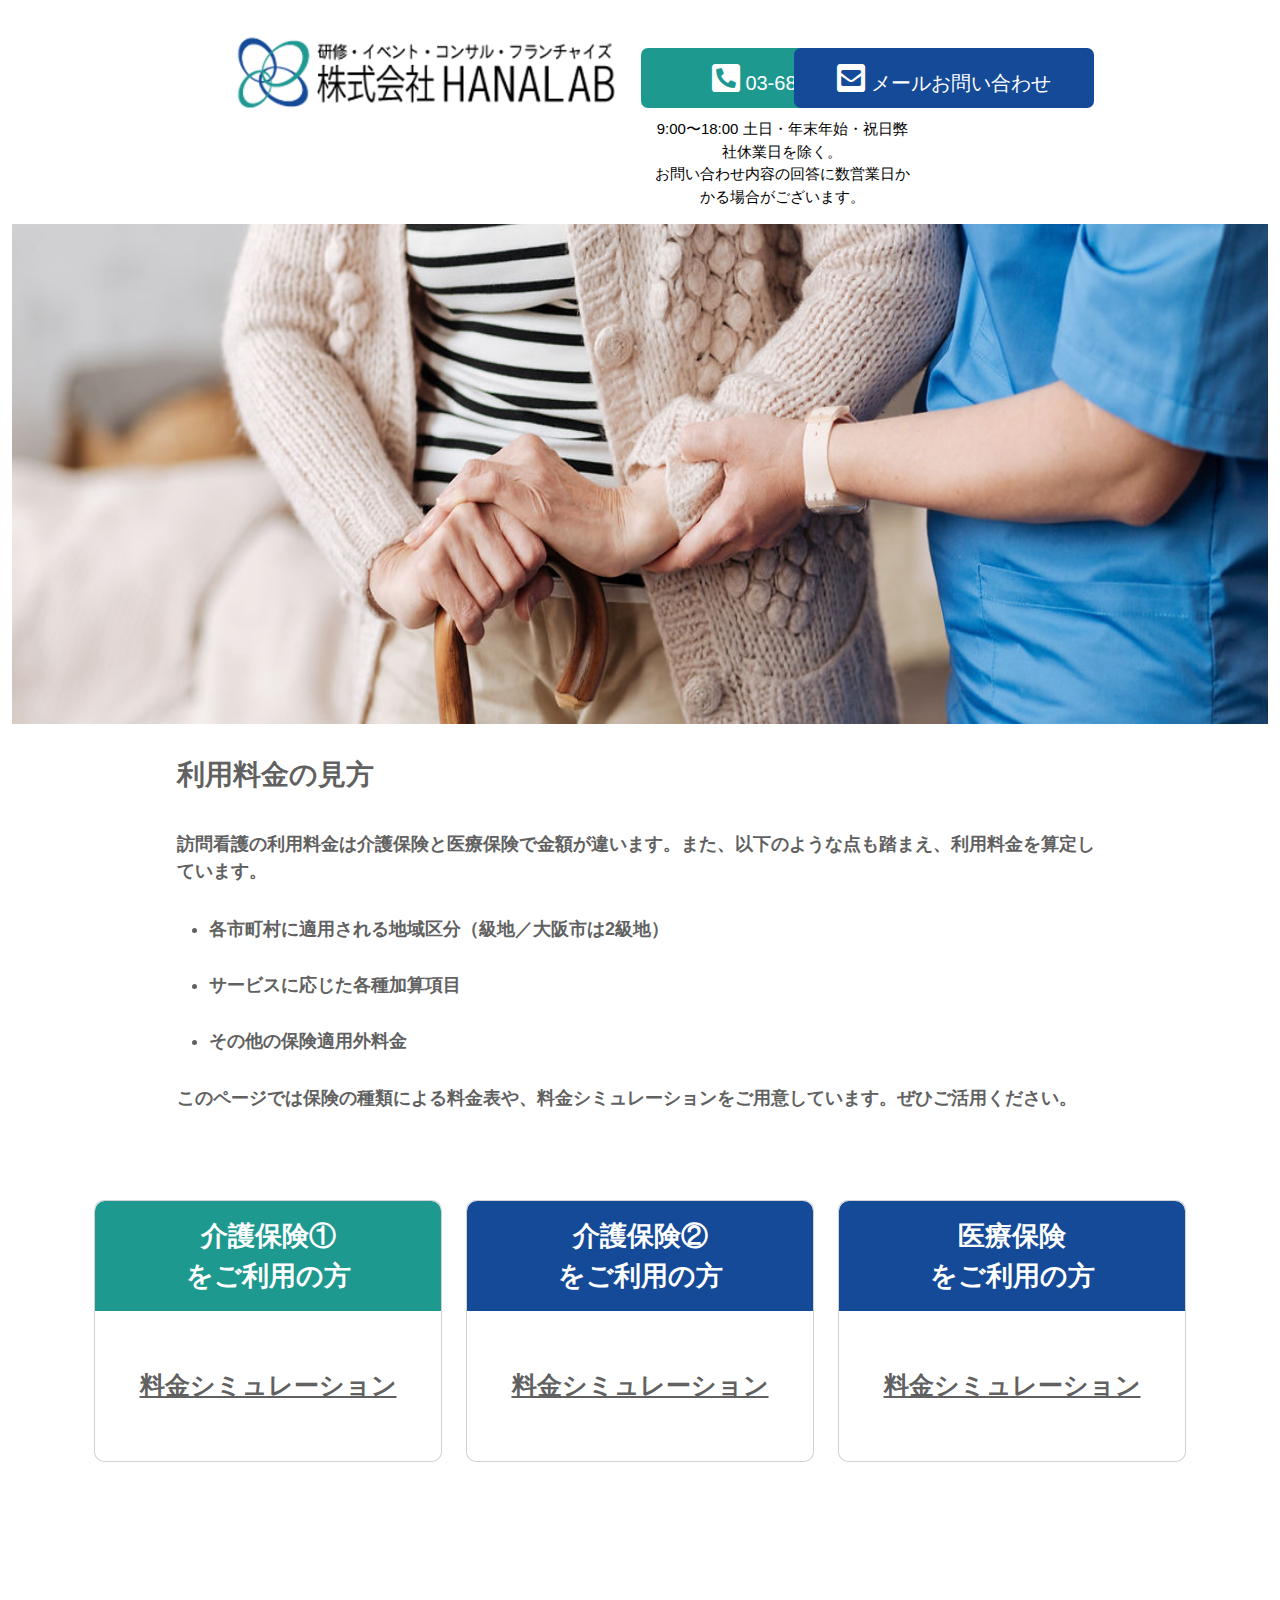
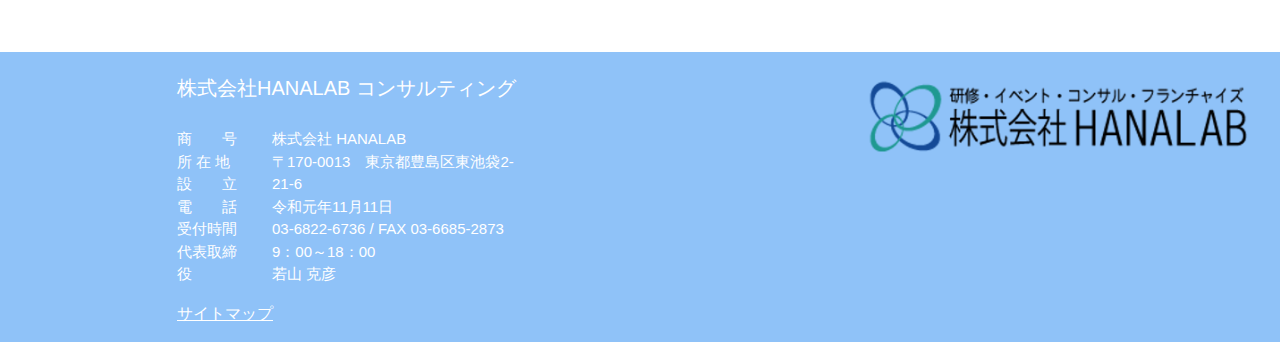
<file: index.html>
<!DOCTYPE html>
<html lang="en">
<head>
    <meta charset="UTF-8">
    <meta http-equiv="X-UA-Compatible" content="IE=edge">
    <meta name="viewport" content="width=device-width, initial-scale=1.0">
    <link href="https://cdn.jsdelivr.net/npm/bootstrap@5.1.3/dist/css/bootstrap.min.css" rel="stylesheet">
    <link rel="stylesheet" href="../assets/css/style.css">
    <link rel="stylesheet" href="https://use.fontawesome.com/releases/v5.10.0/css/all.css">
    <script src="https://cdn.jsdelivr.net/npm/bootstrap@5.1.3/dist/js/bootstrap.bundle.min.js"></script>
    <script src="https://ajax.googleapis.com/ajax/libs/jquery/3.6.0/jquery.min.js"></script>
    <title>コンサル・イベント・フランチャイズ・研修なら | 株式会社HANALAB</title>
    <link rel = "icon" type = "image/png" href = "assets/img/hanafc-icon.png">
</head>
<body>

  <!-- *****header wrapper***** -->
  <div class="container-fluid">
    <div class="row">
      <div class="col-sm-2 no-tablet"></div>
      <div class="col-sm-8 text-white">
        <div class="row flex-column">
            <div class="col-sm-5 pt-3 mt-3">
              <a href="https://www.hanalab-fc.com">
                <img src="assets/img/hanalab-logo" alt="Hanalab Logo" class="logo-img" width="407" height="83">
              </a>
            </div>
            <div class="col-sm-6 pt-4 mt-4 contact-form">
              <div class="row flex-column">
                <div class="col-sm-6">
                  <a href="tel:03-6822-6736" class="btn btn-lg text-white header-btn-tel">
                    <i class="fas fa-phone-square-alt"></i>
                    <span class="text">03-6822-6736</span>
                  </a>   
                </div>
                <div class="col-sm-6">
                  <a href="https://www.hanalab-fc.com/contact" class="btn btn-lg text-white header-btn-contact">
                    <i class="fa fa-envelope-square"></i>
                    <span class="text">メールお問い合わせ</span>
                  </a>
                </div> 
              </div>
              <div class="row no-tablet">
                <div class="col-sm-2"></div>
                <div class="col-sm-8">
                  <p class="text">​9:00〜18:00 土日・年末年始・祝日弊社休業日を除く​。<br>お問い合わせ内容の回答に数営業日かかる場合がございます。</p>
                </div>
                <div class="col-sm-2"></div>
              </div>
            </div>
          </div>
          <div class="row flex-column no-pc">
            <div class="col-sm-53"></div>
            <div class="col-sm-6 ">
              <div class="row flex-column">
                <div class="col-sm-6">
                  <p class="text header-text">​9:00〜18:00 土日・年末年始・祝日弊社休業日を除く​。<br>お問い合わせ内容の回答に数営業日かかる場合がございます。</p>
                </div>
                <div class="col-sm-6"></div> 
              </div><br>
            </div>
          </div>
        </div>    
        <div class="col-sm-2"></div>
    </div>
  </div>
  <!-- *****end of header wrapper***** -->
  
  <!-- *****image banner***** -->
  <div class="container-fluid">
    <img src="assets/img/banner.jpg" alt="Banner Image" class="banner-img"> 
  </div>
  <!-- *****end of image banner***** -->
  
  <!-- *****way to use wrapper***** -->
  <div class="container">
    <div class="row">
      <div class="col-sm-1"></div>
      <div class="col-sm-10 price-text">
        <h2 class="column__ttl use-title">利用料金の見方</h2><br>
        <p>訪問看護の利用料金は<strong class="em-line">介護保険と医療保険で金額が違います。</strong>また、以下のような点も踏まえ、利用料金を算定しています。</p>
        <ul>
          <li>各市町村に適用される地域区分（級地／大阪市は2級地）</li>
          <li>サービスに応じた各種加算項目</li>
          <li>その他の保険適用外料金</li>
        </ul>
        <p>このページでは保険の種類による料金表や、料金シミュレーションをご用意しています。ぜひご活用ください。</p>
      </div>
      <div class="col-sm-1"></div>
    </div>
  </div>
  <!-- *****end of way to use wrapper***** -->

  <!-- *****card wrapper***** -->
  <div class="container d-flex mt-4 pt-5 hoken-container">
    <div class="row w-100 p-0 w-0 card-container">
      <div class="col-lg-4">
        <div class="card mx-auto mb-5 ml-5 sim-card">
          <div class="d-flex align-items-center justify-content-center sim-title">
            介​護保険①<br> をご利用の方
          </div>
          <div class="card-body d-flex align-items-center justify-content-center sim-text">
            <a href="kaigo-sim.html"> 料金シミュレーション</a>
          </div>
        </div>
      </div>

      <div class="col-lg-4">
        <div class="card mx-auto mb-2 sim-card">
          <div class="d-flex align-items-center justify-content-center sim-title iryou">
            介​護保険②<br>をご利用の方
          </div>
          <div class="card-body d-flex align-items-center justify-content-center sim-text">
            <a href="#"> 料金シミュレーション</a>
          </div>
        </div>
      </div>

      <div class="col-lg-4">
        <div class="card mx-auto sim-card">
        <div class="d-flex align-items-center justify-content-center sim-title iryou">
          医療保険<br>をご利用の方
        </div>
        <div class="card-body d-flex align-items-center justify-content-center sim-text">
          <a href="#"> 料金シミュレーション</a>
        </div>
      </div>
    </div>
    </div>
  </div>
  <!-- *****end of card wrapper***** -->
  
  <!-- *****footer wrapper***** -->
  <div class="container-fluid align-items-center justify-content-center footer">
    <div class="container pt-4 text-white">
      <div class="row flex-column">
        <div class="col-sm-1"></div>
        <div class="col-sm-4">
          <h5>株式会社HANALAB コンサルティング</h5>
          <div class="row footer-text flex-column">
            <div class="col-sm-3">
              商　　号　<br> 所  在  地 <br>設　　立<br>電　　話<br>受付時間<br>代表取締役
            </div>
            <div class="col-sm-9">
              株式会社 HANALAB　<br> 〒170-0013　東京都豊島区東池袋2-21-6 <br>令和元年11月11日<br>03-6822-6736 / FAX 03-6685-2873<br>9：00～18：00<br>若山 克彦
            </div>
          </div>
          <div class="pt-3 text-white">
            <p><a class="text-white" href="https://www.hanalab-fc.com/%E3%82%B5%E3%82%A4%E3%83%88%E3%83%9E%E3%83%83%E3%83%97">サイトマップ</a></p>
          </div>
        </div>
        <div class="col-sm-2"></div>
        <div class="col-sm-5">
          <div class="footer-logo">
            <a href="https://www.hanalab-fc.com">
              <img src="assets/img/hanalab-logo" alt="Hana FC" class="footer-img">
            </a>
          </div>
          <button type="button" class="btn btn-danger btn-floating btn-lg" id="btn-back-to-top">
            <i class="fas fa-arrow-up"></i>
          </button>
        </div>
      </div>
    </div>
  </div>
   <!-- *****footer wrapper***** -->
  
  <script>
    //card button
    $(".nav-tabs a").click(function(){
      $(this).tab('show');
    });

    //Get the button
    let mybutton = document.getElementById("btn-back-to-top");

    // When the user scrolls down 20px from the top of the document, show the button
    window.onscroll = function () {
      scrollFunction();
    };

    function scrollFunction() {
    if (
        document.body.scrollTop > 20 ||
        document.documentElement.scrollTop > 20
      ) {
    mybutton.style.display = "block";
    } else {
    mybutton.style.display = "none";
      }
    }

   // When the user clicks on the button, scroll to the top of the document
    mybutton.addEventListener("click", backToTop);

    function backToTop() {
      document.body.scrollTop = 0;
      document.documentElement.scrollTop = 0;
    }
  </script>
</body>
</html>
</file>
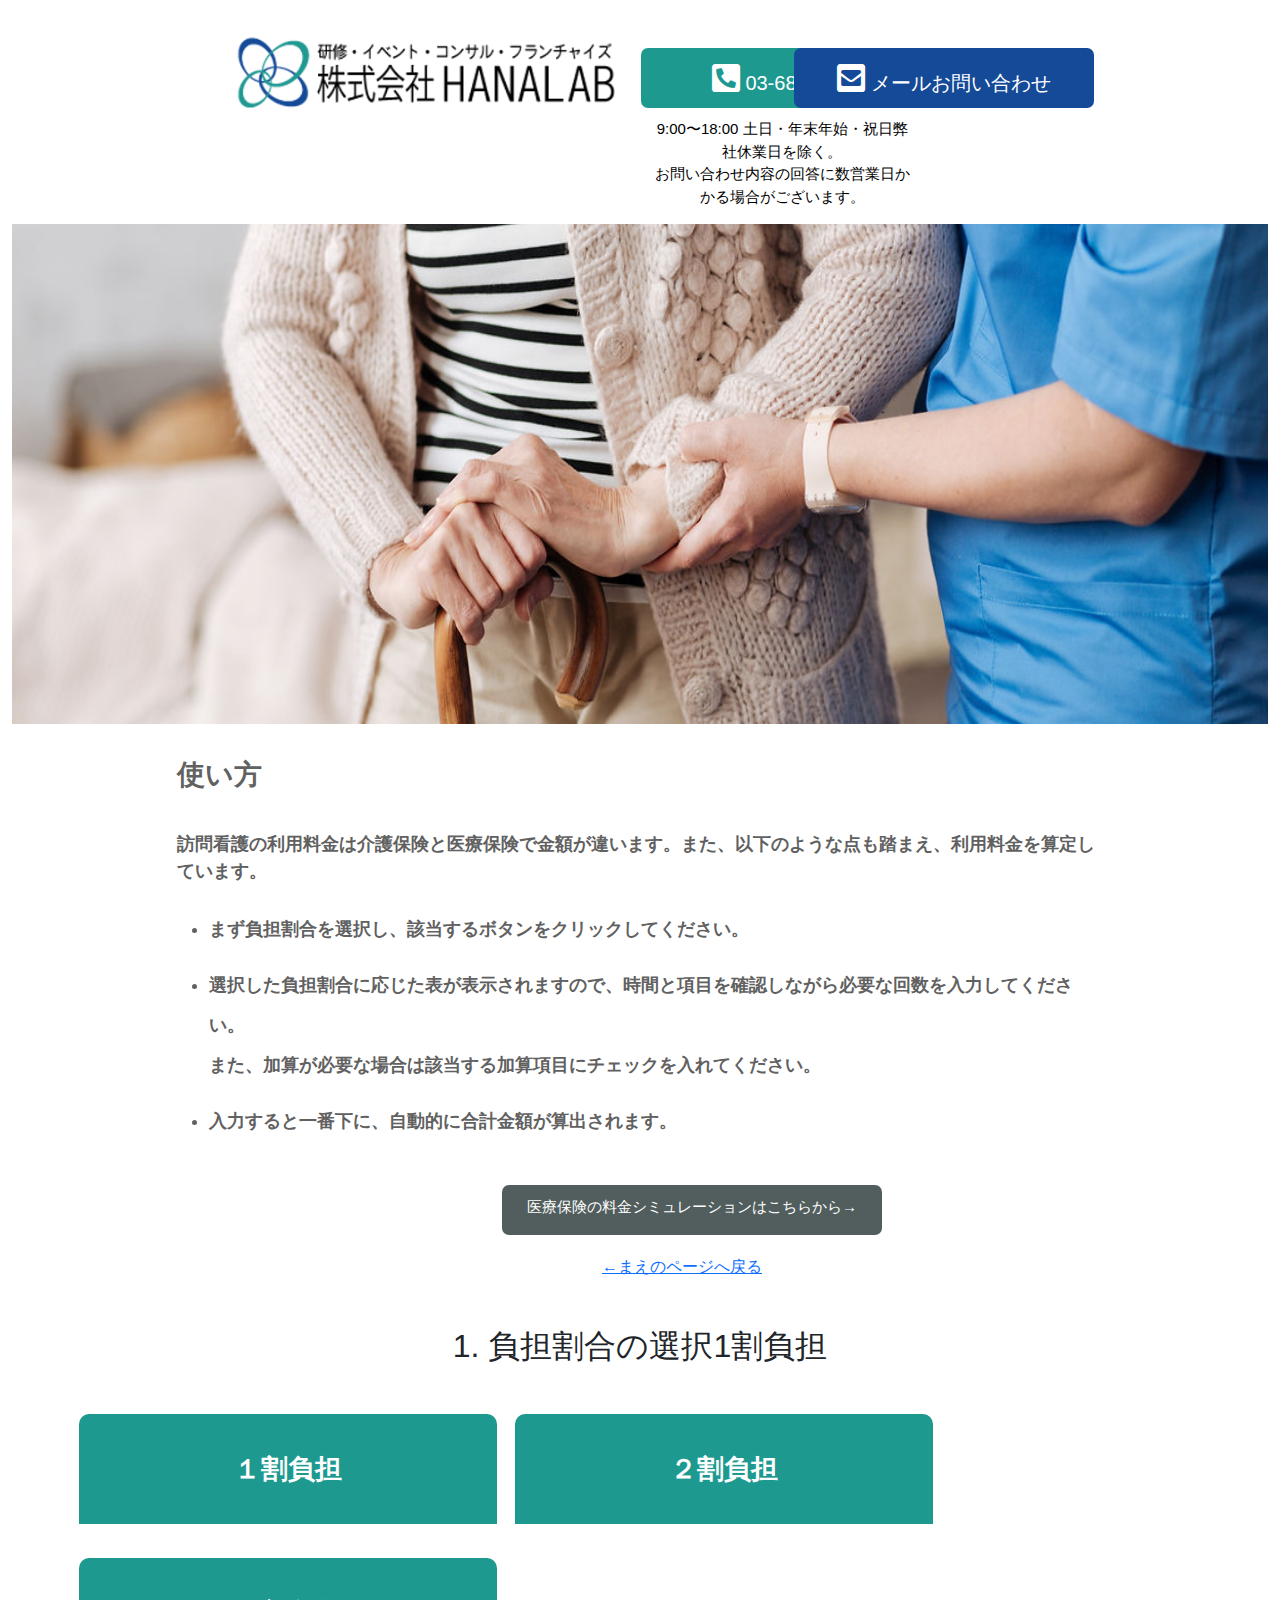
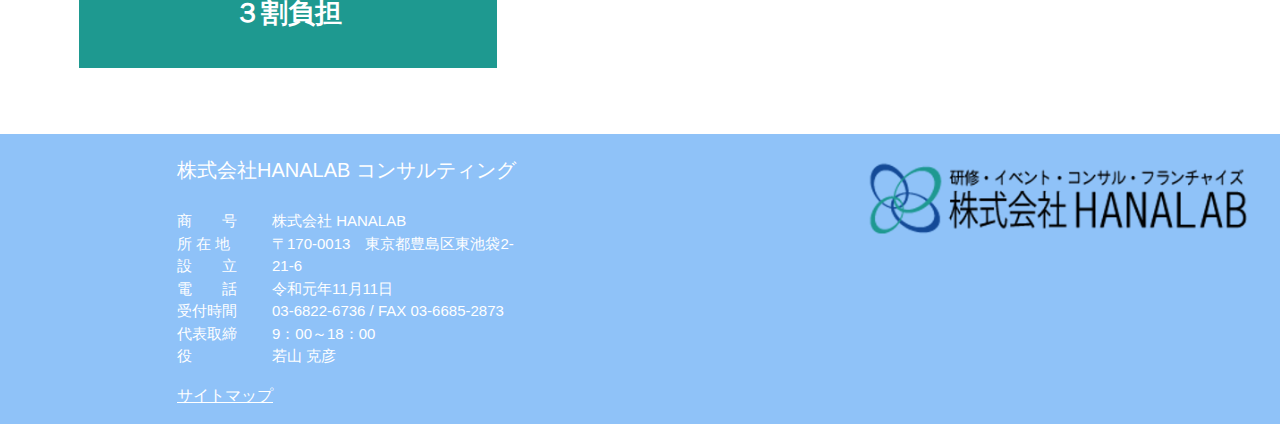
<file: kaigo-sim.html>
<!DOCTYPE html>
<html lang="en">
<head>
    <meta charset="UTF-8">
    <meta http-equiv="X-UA-Compatible" content="IE=edge">
    <meta name="viewport" content="width=device-width, initial-scale=1.0">
    <link href="https://cdn.jsdelivr.net/npm/bootstrap@5.1.3/dist/css/bootstrap.min.css" rel="stylesheet">
    <link rel="stylesheet" href="../assets/css/style.css">
    <link rel="stylesheet" href="../assets/css/sim.css">
    <link rel="stylesheet" href="https://use.fontawesome.com/releases/v5.10.0/css/all.css">
    <script src="https://cdn.jsdelivr.net/npm/bootstrap@5.1.3/dist/js/bootstrap.bundle.min.js"></script>
    <script src="https://ajax.googleapis.com/ajax/libs/jquery/3.6.0/jquery.min.js"></script>
    <script src="../assets/js/sim.js"></script>
    <title>コンサル・イベント・フランチャイズ・研修なら | 株式会社HANALAB</title>
    <link rel = "icon" type = "image/png" href = "assets/img/hanafc-icon.png">
</head>
<body>

  <!-- *****header wrapper***** -->
  <div class="container-fluid">
    <div class="row">
      <div class="col-sm-2 no-tablet"></div>
      <div class="col-sm-8 text-white">
        <div class="row flex-column">
            <div class="col-sm-5 pt-3 mt-3">
              <a href="https://www.hanalab-fc.com">
                <img src="assets/img/hanalab-logo" alt="Hanalab Logo" class="logo-img" width="407" height="83">
              </a>
            </div>
            <div class="col-sm-6 pt-4 mt-4 contact-form">
              <div class="row flex-column">
                <div class="col-sm-6">
                  <a href="tel:03-6822-6736" class="btn btn-lg text-white header-btn-tel">
                    <i class="fas fa-phone-square-alt"></i>
                    <span class="text">03-6822-6736</span>
                  </a>   
                </div>
                <div class="col-sm-6">
                  <a href="https://www.hanalab-fc.com/contact" class="btn btn-lg text-white header-btn-contact">
                    <i class="fa fa-envelope-square"></i>
                    <span class="text">メールお問い合わせ</span>
                  </a>
                </div> 
              </div>
              <div class="row no-tablet">
                <div class="col-sm-2"></div>
                <div class="col-sm-8">
                  <p class="text">​9:00〜18:00 土日・年末年始・祝日弊社休業日を除く​。<br>お問い合わせ内容の回答に数営業日かかる場合がございます。</p>
                </div>
                <div class="col-sm-2"></div>
              </div>
            </div>
          </div>
          <div class="row flex-column no-pc">
            <div class="col-sm-53"></div>
            <div class="col-sm-6 ">
              <div class="row flex-column">
                <div class="col-sm-6">
                  <p class="text header-text">​9:00〜18:00 土日・年末年始・祝日弊社休業日を除く​。<br>お問い合わせ内容の回答に数営業日かかる場合がございます。</p>
                </div>
                <div class="col-sm-6"></div> 
              </div><br>
            </div>
          </div>
        </div>    
        <div class="col-sm-2"></div>
    </div>
  </div>
  <!-- *****end of header wrapper***** -->
  
  <!-- *****image banner***** -->
  <div class="container-fluid">
    <img src="assets/img/banner.jpg" alt="Banner Image" class="banner-img"> 
  </div>
  <!-- *****end of image banner***** -->
  
  <!-- *****way to use wrapper***** -->
  <div class="container">
    <div class="row">
      <div class="col-sm-1"></div>
      <div class="col-sm-10 price-text">
        <h2 class="column__ttl use-title">使い方</h2><br>
        <p>訪問看護の利用料金は<strong class="em-line">介護保険と医療保険で金額が違います。</strong>また、以下のような点も踏まえ、利用料金を算定しています。</p>
        <ul>
          <li>まず負担割合を選択し、該当するボタンをクリックしてください。</li>
          <li>選択した負担割合に応じた表が表示されますので、時間と項目を確認しながら必要な回数を入力してください。<br>また、加算が必要な場合は該当する加算項目にチェックを入れてください。</li>
          <li>入力すると一番下に、自動的に合計金額が算出されます。</li>
        </ul>
      </div>
      <div class="col-sm-1"></div>
    </div>
    <div class="row">
        <div class="col-sm-2"></div>
        <div class="col-sm-8">
          <a href="iryou-sim.html" class="btn btn-lg text-white iryou-btn">
            <span>医療保険の料金シミュレーションはこちらから→</span>
          </a>  
        </div>
        <div class="col-sm-2"></div>
    </div>  

    <div class="row">
        <div class="col-sm-2"></div>
        <div class="col-sm-8 prev">
          <a href="index.html">
            <span class="prev-text">←まえのページへ戻る</span>
          </a>  
        </div>
        <div class="col-sm-2"></div>
    </div> 
  </div> 
  <!-- *****end of way to use wrapper***** -->


  <!-- *****simulation wrapper***** -->
  <div class="container pt-5 align-items-center justify-content-center card-container">
    <h2 class="text-center">1. 負担割合の選択1割負担</h2>
    <div class="row pt-4">
      <ul class="nav nav-tabs">
        <li data-toggle="tab">
        <a class="d-flex align-items-center justify-content-center sim-title" data-toggle="tab" href="#kaigo-sim1" id="btn-sim1">１割負担</a>
       </li>
       <li data-toggle="tab">
        <a class="d-flex align-items-center justify-content-center sim-title" data-toggle="tab" href="#kaigo-sim2" id="btn-sim2">２割負担</a>
       </li>
       <li data-toggle="tab">
        <a class="d-flex align-items-center justify-content-center sim-title" data-toggle="tab" href="#kaigo-sim3" id="btn-sim3">３割負担</a>
       </li>
      </ul>
    </div>

    <div class="tab-content pt-5">
      <!-- *****１割負担***** -->
      <div id="kaigo-sim1" class="tab-pane fade in">
        <section class="simulation -sim1">
            <h2 class="simulation__ttl">2. 回数の入力<small>（介護保険／1割負担）</small></h2>
            <form id="simpars1" action="#" name="simpars1">
              <h3 class="simulation__midttl">看護基本料金</h3>
              <div class="simulation__tbl">
                <div class="simulation__row -normal">
                  <h4 class="simulation__th">通常の時間</h4>
                  <dl class="simulation__td">
                    <dt>20分未満</dt>
                    <dd><label>357円：<input type="number" min="0" max="99" id="p1_num0" name="p1_num0" size="5" value="0">回</label>
                      <input type="text" id="p1time-0" value="通常の時間（看護）">
                      <input type="text" id="p1longtime-0" value="20分未満">
                    </dd>
                    <dt>30分未満</dt>
                    <dd><label>536円：<input type="number" min="0" max="99" id="p1_num4" name="p1_num4" size="5" value="0">回</label>
                      <input type="text" id="p1time-4" value="通常の時間（看護）">
                      <input type="text" id="p1longtime-4" value="30分未満">
                    </dd>
                    <dt>30分以上60分未満</dt>
                    <dd><label>936円：<input type="number" min="0" max="99" id="p1_num8" name="p1_num8" size="5" value="0">回</label>
                      <input type="text" id="p1time-8" value="通常の時間（看護）">
                      <input type="text" id="p1longtime-8" value="30分以上60分未満">
                    </dd>
                    <dt>60分以上90分未満</dt>
                    <dd><label>1,283円：<input type="number" min="0" max="99" id="p1_num12" name="p1_num12" size="5" value="0">回</label>
                      <input type="text" id="p1time-12" value="通常の時間（看護）">
                      <input type="text" id="p1longtime-12" value="60分以上90分未満">
                    </dd>
                  </dl>
                </div>
                
                <div class="simulation__row -night">
                  <h4 class="simulation__th">夜間(18時～22時)<br>25%増し</h4>
                  <dl class="simulation__td">
                    <dt>20分未満</dt>
                    <dd><label>446円：<input type="number" min="0" max="99" id="p1_num1" name="p1_num1" size="5" value="0">回</label>
                      <input type="text" id="p1time-1" value="夜間(18時～22時)25%増し（看護）">
                      <input type="text" id="p1longtime-1" value="20分未満">
                    </dd>
                    <dt>30分未満</dt>
                    <dd><label>668円：<input type="number" min="0" max="99" id="p1_num5" name="p1_num5" size="5" value="0">回</label>
                      <input type="text" id="p1time-5" value="夜間(18時～22時)25%増し（看護）">
                      <input type="text" id="p1longtime-5" value="30分未満">
                    </dd>
                    <dt>30分以上60分未満</dt>
                    <dd><label>1,167円：<input type="number" min="0" max="99" id="p1_num9" name="p1_num9" size="5" value="0">回</label>
                      <input type="text" id="p1time-9" value="夜間(18時～22時)25%増し（看護）">
                      <input type="text" id="p1longtime-9" value="30分以上60分未満">
                    </dd>
                    <dt>60分以上90分未満</dt>
                    <dd><label>1,598円：<input type="number" min="0" max="99" id="p1_num13" name="p1_num13" size="5" value="0">回</label>
                      <input type="text" id="p1time-13" value="夜間(18時～22時)25%増し（看護）">
                      <input type="text" id="p1longtime-13" value="60分以上90分未満">
                    </dd>
                  </dl>
                </div>
                
                <div class="simulation__row -midnight">
                  <h4 class="simulation__th">深夜(22時～6時)<br>50%増し</h4>
                  <dl class="simulation__td">
                    <dt>20分未満</dt>
                    <dd><label>534円：<input type="number" min="0" max="99" id="p1_num2" name="p1_num2" size="5" value="0">回</label>
                      <input type="text" id="p1time-2" value="深夜(22時～6時)50%増し（看護）">
                      <input type="text" id="p1longtime-2" value="20分未満">
                    </dd>
                    <dt>30分未満</dt>
                    <dd><label>802円：<input type="number" min="0" max="99" id="p1_num6" name="p1_num6" size="5" value="0">回</label>
                      <input type="text" id="p1time-6" value="深夜(22時～6時)50%増し（看護）">
                      <input type="text" id="p1longtime-6" value="30分未満">
                    </dd>
                    <dt>30分以上60分未満</dt>
                    <dd><label>1,401円：<input type="number" min="0" max="99" id="p1_num10" name="p1_num10" size="5" value="0">回</label>
                      <input type="text" id="p1time-10" value="深夜(22時～6時)50%増し（看護）">
                      <input type="text" id="p1longtime-10" value="30分以上60分未満">
                    </dd>
                    <dt>60分以上90分未満</dt>
                    <dd><label>1,918円：<input type="number" min="0" max="99" id="p1_num14" name="p1_num14" size="5" value="0">回</label>
                      <input type="text" id="p1time-14" value="深夜(22時～6時)50%増し（看護）">
                      <input type="text" id="p1longtime-14" value="60分以上90分未満">
                    </dd>
                  </dl>
                </div>
                
                <div class="simulation__row -morning">
                  <h4 class="simulation__th">早朝(6時～8時)<br>25%増し</h4>
                  <dl class="simulation__td">
                    <dt>20分未満</dt>
                    <dd><label>446円：<input type="number" min="0" max="99" id="p1_num3" name="p1_num3" size="5" value="0">回</label>
                      <input type="text" id="p1time-3" value="早朝(6時～8時)25%増し（看護）">
                      <input type="text" id="p1longtime-3" value="20分未満">
                    </dd>
                    <dt>30分未満</dt>
                    <dd><label>668円：<input type="number" min="0" max="99" id="p1_num7" name="p1_num7" size="5" value="0">回</label>
                      <input type="text" id="p1time-7" value="早朝(6時～8時)25%増し（看護）">
                      <input type="text" id="p1longtime-7" value="30分未満">
                    </dd>
                    <dt>30分以上60分未満</dt>
                    <dd><label>1,167円：<input type="number" min="0" max="99" id="p1_num11" name="p1_num11" size="5" value="0">回</label>
                      <input type="text" id="p1time-11" value="早朝(6時～8時)25%増し（看護）">
                      <input type="text" id="p1longtime-11" value="30分以上60分未満">
                    </dd>
                    <dt>60分以上90分未満</dt>
                    <dd><label>1,598円：<input type="number" min="0" max="99" id="p1_num15" name="p1_num15" size="5" value="0">回</label>
                      <input type="text" id="p1time-15" value="早朝(6時～8時)25%増し（看護）">
                      <input type="text" id="p1longtime-15" value="60分以上90分未満">
                    </dd>
                  </dl>
                </div>
              </div>
             
              <!-- *****リハビリ基本料金****** -->              
              <h3 class="simulation__midttl">リハビリ基本料金</h3>
              <div class="simulation__tbl">
                <div class="simulation__row -rehab">
                  <h4 class="simulation__th">通常の訪問</h4>
                  <dl class="simulation__td">
                    <dt>1回につき20分</dt>
                    <dd><label>334円：<input type="number" min="0" max="99" id="p1_rehab0" name="p1_rehab0" size="5" value="0">回</label>
                      <input type="text" id="p1time-rehab0" value="通常の訪問（リハビリ）">
                      <input type="text" id="p1longtime-rehab0" value="1回につき20分">
                    </dd>
                    <dt>１回につき40分</dt>
                    <dd><label>668円：<input type="number" min="0" max="99" id="p1_rehab1" name="p1_rehab1" size="5" value="0">回</label>
                      <input type="text" id="p1time-rehab1" value="通常の訪問（リハビリ）">
                      <input type="text" id="p1longtime-rehab1" value="１回につき40分">
                    </dd>
                    <dt>１回につき60分</dt>
                    <dd><label>903円：<input type="number" min="0" max="99" id="p1_rehab2" name="p1_rehab2" size="5" value="0">回</label>
                      <input type="text" id="p1time-rehab2" value="通常の訪問（リハビリ）">
                      <input type="text" id="p1longtime-rehab2" value="１回につき60分">
                    </dd>
                  </dl>
                </div>  
              </div>
              <!-- *****リハビリ基本料金****** -->

              <h3 class="simulation__midttl">加算項目</h3>
              <dl class="plusitem">
                <dt><label><input type="checkbox" id="p1_opt0" name="p1_opt0" value="0"> 初回加算</label></dt>
                <dd><label for="p1_opt0">334円</label>
                  <input type="text" id="p1-optval0" value="初回加算">
                </dd>
          
                <dt><label><input type="checkbox" id="p1_opt1" name="p1_opt1" value="0"> 緊急時訪問看護加算</label></dt>
                <dd><label for="p1_opt1">601円</label>
                  <input type="text" id="p1-optval1" value="緊急時訪問看護加算">
                </dd>
          
                <dt><label><input type="checkbox" id="p1_opt2" name="p1_opt2" value="0"> 特別管理加算（Ⅰ）<small>※</small></label></dt>
                <dd><label for="p1_opt2">556円</label>
                  <input type="text" id="p1-optval2" value="特別管理加算（Ⅰ）">
                </dd>
          
                <dt><label><input type="checkbox" id="p1_opt3" name="p1_opt3" value="0"> 特別管理加算（Ⅱ）<small>※</small></label></dt>
                <dd><label for="p1_opt3">278円</label>
                  <input type="text" id="p1-optval3" value="特別管理加算（Ⅱ）">
                </dd>
          
                <dt><label><input type="checkbox" id="p1_opt4" name="p1_opt4" value="0"> 退院時共同指導加算</label></dt>
                <dd><label for="p1_opt4">668円</label>
                  <input type="text" id="p1-optval4" value="退院時共同指導加算">
                </dd>
          
                <dt><label><input type="checkbox" id="p1_opt5" name="p1_opt5" value="0"> ターミナルケア加算</label></dt>
                <dd><label for="p1_opt5">2,224円</label>
                  <input type="text" id="p1-optval5" value="ターミナルケア加算">
                </dd>

                <dt><label><input type="checkbox" id="p1_opt6" name="p1_opt6" value="0"> 長時間訪問看護加算</label></dt>
                <dd><label for="p1_opt6">342円</label>
                  <input type="text" id="p1-optval6" value="長時間訪問看護加算">
                </dd>
          
                <dt><label><input type="checkbox" id="p1_opt7" name="p1_opt7" value="0"> エンゼルケア（保険算定外）</label></dt>
                <dd><label for="p1_opt7">20,000円</label>
                  <input type="text" id="p1-optval7" value="エンゼルケア（保険算定外）">
                </dd>
              </dl>

              <p class="plusitem__note"><small>※特別管理加算はどちらか一方のみ選択可能です。</small></p>
              <input type="checkbox" id="simulation-check-1" class="simulation__hidden">
              <button type="button" class="btn text-white header-btn-contact sim1-cal" data-bs-toggle="modal" data-bs-target="#calModal1">
                <span>計算</span>
              </button>
            </form>

            <!-- The Modal -->
          <div class="modal fade" id="calModal1">
            <div class="modal-dialog modal-xl">
              <div class="modal-content">
                
                <!-- Modal Header -->
                <div class="modal-header">
                  <!-- <h4 class="modal-title">Modal Heading</h4> -->
                  <div class="modal-title">
                    <img src="assets/img/hanalab-logo" class="modal-img">
                  </div>
                  <button type="button" class="btn-close" id="modal-close" data-bs-dismiss="modal"></button>
                </div>

                <!-- Modal body -->
                <div class="modal-body" id="modal-body">
                  <h2 class="column__ttl price-title text-center">介護保険の料金シミュレーション<br>1合計結果</h2>
                    <div class="container mt-3">
                      <table class="table table-striped">
                        <thead>
                          <tr>
                            <th></th>
                            <th><span class="thfont">時間</span></th>
                            <th><span class="thfont">回数</span></th>
                            <th><span class="thfont">利用料金</span></th>
                          </tr>
                        </thead>
                        <tbody id="modaltable">
                          <tr>
                            <td id="time"></td>
                            <td id="longtime"></td>
                            <td id="num"></td>
                            <td id="fee"></td>
                          </tr>
                          <tr>
                            <td></td>
                            <td></td>
                            <td><span class="result-text">合計</td>
                            <td><span id="total" class="result-text"> - </span>円</td>
                          </tr>
                        </tbody>
                      </table>
                      
                    </div>
                </div>
                <!-- Modal footer -->
                <div class="modal-footer">
                  <button type="button" class="btn btn-danger" id="modal-close" data-bs-dismiss="modal">閉じる</button>
                </div>
              </div>
            </div>
          </div>
        </section>
      </div>

      <!-- *****2割負担***** -->
      <div id="kaigo-sim2" class="tab-pane fade in">
        <section class="simulation -sim2">
            <h2 class="simulation__ttl">2. 回数の入力<small>（介護保険／1割負担）</small></h2>
            <form id="simpars2" action="#" name="simpars2">
              <h3 class="simulation__midttl">看護基本料金</h3>
              <div class="simulation__tbl">
                <div class="simulation__row -normal">
                  <h4 class="simulation__th">通常の時間</h4>
                  <dl class="simulation__td">
                    <dt>20分未満</dt>
                    <dd><label>714円：<input type="number" min="0" max="99" id="p2_num0" name="p2_num0" size="5" value="0">回</label>
                      <input type="text" id="p2time-0" value="通常の時間（看護）">
                      <input type="text" id="p2longtime-0" value="20分未満">
                    </dd>
                    <dt>30分未満</dt>
                    <dd><label>1,072円：<input type="number" min="0" max="99" id="p2_num4" name="p2_num4" size="5" value="0">回</label>
                      <input type="text" id="p2time-4" value="通常の時間（看護）">
                      <input type="text" id="p2longtime-4" value="30分未満">
                    </dd>
                    <dt>30分以上60分未満</dt>
                    <dd><label>1,872円：<input type="number" min="0" max="99" id="p2_num8" name="p2_num8" size="5" value="0">回</label>
                      <input type="text" id="p2time-8" value="通常の時間（看護）">
                      <input type="text" id="p2longtime-8" value="30分以上60分未満">
                    </dd>
                    <dt>60分以上90分未満</dt>
                    <dd><label>2,565円：<input type="number" min="0" max="99" id="p2_num12" name="p2_num12" size="5" value="0">回</label>
                      <input type="text" id="p2time-12" value="通常の時間（看護）">
                      <input type="text" id="p2longtime-12" value="60分以上90分未満">
                    </dd>
                  </dl>
                </div>
                
                <div class="simulation__row -night">
                  <h4 class="simulation__th">夜間(18時～22時)<br>25%増し</h4>
                  <dl class="simulation__td">
                    <dt>20分未満</dt>
                    <dd><label>892円：<input type="number" min="0" max="99" id="p2_num1" name="p2_num1" size="5" value="0">回</label>
                      <input type="text" id="p2time-1" value="夜間(18時～22時)25%増し（看護）">
                      <input type="text" id="p2longtime-1" value="20分未満">
                    </dd>
                    <dt>30分未満</dt>
                    <dd><label>1,340円：<input type="number" min="0" max="99" id="p2_num5" name="p2_num5" size="5" value="0">回</label>
                      <input type="text" id="p2time-5" value="夜間(18時～22時)25%増し（看護）">
                      <input type="text" id="p2longtime-5" value="30分未満">
                    </dd>
                    <dt>30分以上60分未満</dt>
                    <dd><label>2,340円：<input type="number" min="0" max="99" id="p2_num9" name="p2_num9" size="5" value="0">回</label>
                      <input type="text" id="p2time-9" value="夜間(18時～22時)25%増し（看護）">
                      <input type="text" id="p2longtime-9" value="30分以上60分未満">
                    </dd>
                    <dt>60分以上90分未満</dt>
                    <dd><label>3,206円：<input type="number" min="0" max="99" id="p2_num13" name="p2_num13" size="5" value="0">回</label>
                      <input type="text" id="p2time-13" value="夜間(18時～22時)25%増し（看護）">
                      <input type="text" id="p2longtime-13" value="60分以上90分未満">
                    </dd>
                  </dl>
                </div>
                
                <div class="simulation__row -midnight">
                  <h4 class="simulation__th">深夜(22時～6時)<br>50%増し</h4>
                  <dl class="simulation__td">
                    <dt>20分未満</dt>
                    <dd><label>1,071円：<input type="number" min="0" max="99" id="p2_num2" name="p2_num2" size="5" value="0">回</label>
                      <input type="text" id="p2time-2" value="深夜(22時～6時)50%増し（看護）">
                      <input type="text" id="p2longtime-2" value="20分未満">
                    </dd>
                    <dt>30分未満</dt>
                    <dd><label>1,608円：<input type="number" min="0" max="99" id="p2_num6" name="p2_num6" size="5" value="0">回</label>
                      <input type="text" id="p2time-6" value="深夜(22時～6時)50%増し（看護）">
                      <input type="text" id="p2longtime-6" value="30分未満">
                    </dd>
                    <dt>30分以上60分未満</dt>
                    <dd><label>2,808円：<input type="number" min="0" max="99" id="p2_num10" name="p2_num10" size="5" value="0">回</label>
                      <input type="text" id="p2time-10" value="深夜(22時～6時)50%増し（看護）">
                      <input type="text" id="p2longtime-10" value="30分以上60分未満">
                    </dd>
                    <dt>60分以上90分未満</dt>
                    <dd><label>3,847円：<input type="number" min="0" max="99" id="p2_num14" name="p2_num14" size="5" value="0">回</label>
                      <input type="text" id="p2time-14" value="深夜(22時～6時)50%増し（看護）">
                      <input type="text" id="p2longtime-14" value="60分以上90分未満">
                    </dd>
                  </dl>
                </div>
                
                <div class="simulation__row -morning">
                  <h4 class="simulation__th">早朝(6時～8時)<br>25%増し</h4>
                  <dl class="simulation__td">
                    <dt>20分未満</dt>
                    <dd><label>892円：<input type="number" min="0" max="99" id="p2_num3" name="p2_num3" size="5" value="0">回</label>
                      <input type="text" id="p2time-3" value="早朝(6時～8時)25%増し（看護）">
                      <input type="text" id="p2longtime-3" value="20分未満">
                    </dd>
                    <dt>30分未満</dt>
                    <dd><label>1,340円：<input type="number" min="0" max="99" id="p2_num7" name="p2_num7" size="5" value="0">回</label>
                      <input type="text" id="p2time-7" value="早朝(6時～8時)25%増し（看護）">
                      <input type="text" id="p2longtime-7" value="30分未満">
                    </dd>
                    <dt>30分以上60分未満</dt>
                    <dd><label>2,340円：<input type="number" min="0" max="99" id="p2_num11" name="p2_num11" size="5" value="0">回</label>
                      <input type="text" id="p2time-11" value="早朝(6時～8時)25%増し（看護）">
                      <input type="text" id="p2longtime-11" value="30分以上60分未満">
                    </dd>
                    <dt>60分以上90分未満</dt>
                    <dd><label>3,206円：<input type="number" min="0" max="99" id="p2_num15" name="p2_num15" size="5" value="0">回</label>
                      <input type="text" id="p2time-15" value="早朝(6時～8時)25%増し（看護）">
                      <input type="text" id="p2longtime-15" value="60分以上90分未満">
                    </dd>
                  </dl>
                </div>
              </div>
             
              <!-- *****リハビリ基本料金****** -->              
              <h3 class="simulation__midttl">リハビリ基本料金</h3>
              <div class="simulation__tbl">
                <div class="simulation__row -rehab">
                  <h4 class="simulation__th">通常の訪問</h4>
                  <dl class="simulation__td">
                    <dt>1回につき20分</dt>
                    <dd><label>668円：<input type="number" min="0" max="99" id="p2_rehab0" name="p2_rehab0" size="5" value="0">回</label>
                      <input type="text" id="p2time-rehab0" value="通常の訪問（リハビリ）">
                      <input type="text" id="p2longtime-rehab0" value="1回につき20分">
                    </dd>
                    <dt>１回につき40分</dt>
                    <dd><label>1,336円：<input type="number" min="0" max="99" id="p2_rehab1" name="p2_rehab1" size="5" value="0">回</label>
                      <input type="text" id="p2time-rehab1" value="通常の訪問（リハビリ）">
                      <input type="text" id="p2longtime-rehab1" value="１回につき40分">
                    </dd>
                    <dt>１回につき60分</dt>
                    <dd><label>1,806円：<input type="number" min="0" max="99" id="p2_rehab2" name="p2_rehab2" size="5" value="0">回</label>
                      <input type="text" id="p2time-rehab2" value="通常の訪問（リハビリ）">
                      <input type="text" id="p2longtime-rehab2" value="１回につき60分">
                    </dd>
                  </dl>
                </div>  
              </div>
    
              <h3 class="simulation__midttl">加算項目</h3>
              <dl class="plusitem">
                <dt><label><input type="checkbox" id="p2_opt0" name="p2_opt0" value="0"> 初回加算</label></dt>
                <dd><label for="p2_opt0">684円</label>
                  <input type="text" id="p2-optval0" value="初回加算">
                </dd>
          
                <dt><label><input type="checkbox" id="p2_opt1" name="p2_opt1" value="0"> 緊急時訪問看護加算</label></dt>
                <dd><label for="p2_opt1">1,309円</label>
                  <input type="text" id="p2-optval1" value="緊急時訪問看護加算">
                </dd>
          
                <dt><label><input type="checkbox" id="p2_opt2" name="p2_opt2" value="0"> 特別管理加算（Ⅰ）<small>※</small></label></dt>
                <dd><label for="p2_opt2">1,140円</label>
                  <input type="text" id="p2-optval2" value="特別管理加算（Ⅰ）">
                </dd>
          
                <dt><label><input type="checkbox" id="p2_opt3" name="p2_opt3" value="0"> 特別管理加算（Ⅱ）<small>※</small></label></dt>
                <dd><label for="p2_opt3">570円</label>
                  <input type="text" id="p2-optval3" value="特別管理加算（Ⅱ）">
                </dd>
          
                <dt><label><input type="checkbox" id="p2_opt4" name="p2_opt4" value="0"> 退院時共同指導加算</label></dt>
                <dd><label for="p2_opt4">1,368円</label>
                  <input type="text" id="p2-optval4" value="退院時共同指導加算">
                </dd>
          
                <dt><label><input type="checkbox" id="p2_opt5" name="p2_opt5" value="0"> ターミナルケア加算</label></dt>
                <dd><label for="p2_opt5">4,560円</label>
                  <input type="text" id="p2-optval5" value="ターミナルケア加算">
                </dd>
    
                <dt><label><input type="checkbox" id="p2_opt6" name="p2_opt6" value="0"> 長時間訪問看護加算</label></dt>
                <dd><label for="p2_opt6">684円</label>
                  <input type="text" id="p2-optval6" value="長時間訪問看護加算">
                </dd>
          
                <dt><label><input type="checkbox" id="p2_opt7" name="p2_opt7" value="0"> エンゼルケア（保険算定外）</label></dt>
                <dd><label for="p2_opt7">20,000円</label>
                  <input type="text" id="p2-optval7" value="エンゼルケア（保険算定外）">
                </dd>
              </dl>
    
              <p class="plusitem__note"><small>※特別管理加算はどちらか一方のみ選択可能です。</small></p>
              <input type="checkbox" id="simulation-check-1" class="simulation__hidden">
              <button type="button" class="btn text-white header-btn-contact sim2-cal" data-bs-toggle="modal" data-bs-target="#calModal2">
                <span>計算</span>
              </button>
            </form>
    
            <!-- The Modal -->
          <div class="modal fade" id="calModal2">
            <div class="modal-dialog modal-xl">
              <div class="modal-content">
                
                <!-- Modal Header -->
                <div class="modal-header">
                  <!-- <h4 class="modal-title">Modal Heading</h4> -->
                  <div class="modal-title">
                    <img src="assets/img/hanalab-logo" class="modal-img">
                  </div>
                  <button type="button" class="btn-close" id="modal-close" data-bs-dismiss="modal"></button>
                </div>
    
                <!-- Modal body -->
                <div class="modal-body" id="modal-body">
                  <h2 class="column__ttl price-title text-center">介護保険の料金シミュレーション<br>２合計結果</h2>
                    <div class="container mt-3">
                      <table class="table table-striped">
                        <thead>
                          <tr>
                            <th></th>
                            <th><span class="thfont">時間2</span></th>
                            <th><span class="thfont">回数2</span></th>
                            <th><span class="thfont">利用料金2</span></th>
                          </tr>
                        </thead>
                        <tbody id="modaltable">
                          <tr>
                            <td id="time2"></td>
                            <td id="longtime2"></td>
                            <td id="num2"></td>
                            <td id="fee2"></td>
                          </tr>
                          <tr>
                            <td></td>
                            <td></td>
                            <td><span class="result-text">合計</td>
                            <td><span id="total" class="result-text"> - </span>円</td>
                          </tr>
                        </tbody>
                      </table>
                      
                    </div>
                </div>
                <!-- Modal footer -->
                <div class="modal-footer">
                  <button type="button" class="btn btn-danger" id="modal-close" data-bs-dismiss="modal">閉じる</button>
                </div>
              </div>
            </div>
          </div>
        </section>
      </div>
      
      <!-- *****3割負担***** -->
      <div id="kaigo-sim3" class="tab-pane fade in">
        <section class="simulation -sim3">
            <h2 class="simulation__ttl">2. 回数の入力<small>（介護保険／1割負担）</small></h2>
            <form id="simpars3" action="#" name="simpars3">
              <h3 class="simulation__midttl">看護基本料金</h3>
              <div class="simulation__tbl">
                <div class="simulation__row -normal">
                  <h4 class="simulation__th">通常の時間</h4>
                  <dl class="simulation__td">
                    <dt>20分未満</dt>
                    <dd><label>1,072円：<input type="number" min="0" max="99" id="p3_num0" name="p3_num0" size="5" value="0">回</label>
                      <input type="text" id="p3time-0" value="通常の時間（看護）">
                      <input type="text" id="p3longtime-0" value="20分未満">
                    </dd>
                    <dt>30分未満</dt>
                    <dd><label>1,608円：<input type="number" min="0" max="99" id="p3_num4" name="p3_num4" size="5" value="0">回</label>
                      <input type="text" id="p3time-4" value="通常の時間（看護）">
                      <input type="text" id="p3longtime-4" value="30分未満">
                    </dd>
                    <dt>30分以上60分未満</dt>
                    <dd><label>2,808円：<input type="number" min="0" max="99" id="p3_num8" name="p3_num8" size="5" value="0">回</label>
                      <input type="text" id="p3time-8" value="通常の時間（看護）">
                      <input type="text" id="p3longtime-8" value="30分以上60分未満">
                    </dd>
                    <dt>60分以上90分未満</dt>
                    <dd><label>3,848円：<input type="number" min="0" max="99" id="p3_num12" name="p3_num12" size="5" value="0">回</label>
                      <input type="text" id="p3time-12" value="通常の時間（看護）">
                      <input type="text" id="p3longtime-12" value="60分以上90分未満">
                    </dd>
                  </dl>
                </div>
                
                <div class="simulation__row -night">
                  <h4 class="simulation__th">夜間(18時～22時)<br>25%増し</h4>
                  <dl class="simulation__td">
                    <dt>20分未満</dt>
                    <dd><label>1,338円：<input type="number" min="0" max="99" id="p3_num1" name="p3_num1" size="5" value="0">回</label>
                      <input type="text" id="p3time-1" value="夜間(18時～22時)25%増し（看護）">
                      <input type="text" id="p3longtime-1" value="20分未満">
                    </dd>
                    <dt>30分未満</dt>
                    <dd><label>2,010円：<input type="number" min="0" max="99" id="p3_num5" name="p3_num5" size="5" value="0">回</label>
                      <input type="text" id="p3time-5" value="夜間(18時～22時)25%増し（看護）">
                      <input type="text" id="p3longtime-5" value="30分未満">
                    </dd>
                    <dt>30分以上60分未満</dt>
                    <dd><label>3,510円：<input type="number" min="0" max="99" id="p3_num9" name="p3_num9" size="5" value="0">回</label>
                      <input type="text" id="p3time-9" value="夜間(18時～22時)25%増し（看護）">
                      <input type="text" id="p3longtime-9" value="30分以上60分未満">
                    </dd>
                    <dt>60分以上90分未満</dt>
                    <dd><label>4,810円：<input type="number" min="0" max="99" id="p3_num13" name="p3_num13" size="5" value="0">回</label>
                      <input type="text" id="p3time-13" value="夜間(18時～22時)25%増し（看護）">
                      <input type="text" id="p3longtime-13" value="60分以上90分未満">
                    </dd>
                  </dl>
                </div>
                
                <div class="simulation__row -midnight">
                  <h4 class="simulation__th">深夜(22時～6時)<br>50%増し</h4>
                  <dl class="simulation__td">
                    <dt>20分未満</dt>
                    <dd><label>1,606円：<input type="number" min="0" max="99" id="p3_num2" name="p3_num2" size="5" value="0">回</label>
                      <input type="text" id="p3time-2" value="深夜(22時～6時)50%増し（看護）">
                      <input type="text" id="p3longtime-2" value="20分未満">
                    </dd>
                    <dt>30分未満</dt>
                    <dd><label>2,412円：<input type="number" min="0" max="99" id="p3_num6" name="p3_num6" size="5" value="0">回</label>
                      <input type="text" id="p3time-6" value="深夜(22時～6時)50%増し（看護）">
                      <input type="text" id="p3longtime-6" value="30分未満">
                    </dd>
                    <dt>30分以上60分未満</dt>
                    <dd><label>4,212円：<input type="number" min="0" max="99" id="p3_num10" name="p3_num10" size="5" value="0">回</label>
                      <input type="text" id="p3time-10" value="深夜(22時～6時)50%増し（看護）">
                      <input type="text" id="p3longtime-10" value="30分以上60分未満">
                    </dd>
                    <dt>60分以上90分未満</dt>
                    <dd><label>5,772円：<input type="number" min="0" max="99" id="p3_num14" name="p3_num14" size="5" value="0">回</label>
                      <input type="text" id="p3time-14" value="深夜(22時～6時)50%増し（看護）">
                      <input type="text" id="p3longtime-14" value="60分以上90分未満">
                    </dd>
                  </dl>
                </div>
                
                <div class="simulation__row -morning">
                  <h4 class="simulation__th">早朝(6時～8時)<br>25%増し</h4>
                  <dl class="simulation__td">
                    <dt>20分未満</dt>
                    <dd><label>1,338円：<input type="number" min="0" max="99" id="p3_num3" name="p3_num3" size="5" value="0">回</label>
                      <input type="text" id="p3time-3" value="早朝(6時～8時)25%増し（看護）">
                      <input type="text" id="p3longtime-3" value="20分未満">
                    </dd>
                    <dt>30分未満</dt>
                    <dd><label>2,010円：<input type="number" min="0" max="99" id="p3_num7" name="p3_num7" size="5" value="0">回</label>
                      <input type="text" id="p3time-7" value="早朝(6時～8時)25%増し（看護）">
                      <input type="text" id="p3longtime-7" value="30分未満">
                    </dd>
                    <dt>30分以上60分未満</dt>
                    <dd><label>3,510円：<input type="number" min="0" max="99" id="p3_num11" name="p3_num11" size="5" value="0">回</label>
                      <input type="text" id="p3time-11" value="早朝(6時～8時)25%増し（看護）">
                      <input type="text" id="p3longtime-11" value="30分以上60分未満">
                    </dd>
                    <dt>60分以上90分未満</dt>
                    <dd><label>4,810円：<input type="number" min="0" max="99" id="p3_num15" name="p3_num15" size="5" value="0">回</label>
                      <input type="text" id="p3time-15" value="早朝(6時～8時)25%増し（看護）">
                      <input type="text" id="p3longtime-15" value="60分以上90分未満">
                    </dd>
                  </dl>
                </div>
              </div>
             
              <!-- *****リハビリ基本料金****** -->              
              <h3 class="simulation__midttl">リハビリ基本料金</h3>
              <div class="simulation__tbl">
                <div class="simulation__row -rehab">
                  <h4 class="simulation__th">通常の訪問</h4>
                  <dl class="simulation__td">
                    <dt>1回につき20分</dt>
                    <dd><label>1,002円：<input type="number" min="0" max="99" id="p3_rehab0" name="p3_rehab0" size="5" value="0">回</label>
                      <input type="text" id="p3time-rehab0" value="通常の訪問（リハビリ）">
                      <input type="text" id="p3longtime-rehab0" value="1回につき20分">
                    </dd>
                    <dt>１回につき40分</dt>
                    <dd><label>2,004円：<input type="number" min="0" max="99" id="p3_rehab1" name="p3_rehab1" size="5" value="0">回</label>
                      <input type="text" id="p3time-rehab1" value="通常の訪問（リハビリ）">
                      <input type="text" id="p3longtime-rehab1" value="１回につき40分">
                    </dd>
                    <dt>１回につき60分</dt>
                    <dd><label>2,709円：<input type="number" min="0" max="99" id="p3_rehab2" name="p3_rehab2" size="5" value="0">回</label>
                      <input type="text" id="p3time-rehab2" value="通常の訪問（リハビリ）">
                      <input type="text" id="p3longtime-rehab2" value="１回につき60分">
                    </dd>
                  </dl>
                </div>  
              </div>
    
              <h3 class="simulation__midttl">加算項目</h3>
              <dl class="plusitem">
                <dt><label><input type="checkbox" id="p3_opt0" name="p3_opt0" value="0"> 初回加算</label></dt>
                <dd><label for="p3_opt0">1,026円</label>
                  <input type="text" id="p3-optval0" value="初回加算">
                </dd>
          
                <dt><label><input type="checkbox" id="p3_opt1" name="p3_opt1" value="0"> 緊急時訪問看護加算</label></dt>
                <dd><label for="p3_opt1">1,963円</label>
                  <input type="text" id="p3-optval1" value="緊急時訪問看護加算">
                </dd>
          
                <dt><label><input type="checkbox" id="p3_opt2" name="p3_opt2" value="0"> 特別管理加算（Ⅰ）<small>※</small></label></dt>
                <dd><label for="p3_opt2">1,710円</label>
                  <input type="text" id="p3-optval2" value="特別管理加算（Ⅰ）">
                </dd>
          
                <dt><label><input type="checkbox" id="p3_opt3" name="p3_opt3" value="0"> 特別管理加算（Ⅱ）<small>※</small></label></dt>
                <dd><label for="p3_opt3">885円</label>
                  <input type="text" id="p3-optval3" value="特別管理加算（Ⅱ）">
                </dd>
          
                <dt><label><input type="checkbox" id="p3_opt4" name="p3_opt4" value="0"> 退院時共同指導加算</label></dt>
                <dd><label for="p3_opt4">2,052円</label>
                  <input type="text" id="p3-optval4" value="退院時共同指導加算">
                </dd>
          
                <dt><label><input type="checkbox" id="p3_opt5" name="p3_opt5" value="0"> ターミナルケア加算</label></dt>
                <dd><label for="p3_opt5">6,840</label>
                  <input type="text" id="p3-optval5" value="ターミナルケア加算">
                </dd>
    
                <dt><label><input type="checkbox" id="p3_opt6" name="p3_opt6" value="0"> 長時間訪問看護加算</label></dt>
                <dd><label for="p3_opt6">1,026円</label>
                  <input type="text" id="p3-optval6" value="長時間訪問看護加算">
                </dd>
          
                <dt><label><input type="checkbox" id="p3_opt7" name="p3_opt7" value="0"> エンゼルケア（保険算定外）</label></dt>
                <dd><label for="p3_opt7">20,000円</label>
                  <input type="text" id="p3-optval7" value="エンゼルケア（保険算定外）">
                </dd>
              </dl>
    
              <p class="plusitem__note"><small>※特別管理加算はどちらか一方のみ選択可能です。</small></p>
              <input type="checkbox" id="simulation-check-1" class="simulation__hidden">
              <button type="button" class="btn text-white header-btn-contact sim3-cal" data-bs-toggle="modal" data-bs-target="#calModal3">
                <span>計算</span>
              </button>
            </form>
    
            <!-- The Modal -->
          <div class="modal fade" id="calModal3">
            <div class="modal-dialog modal-xl">
              <div class="modal-content">
                
                <!-- Modal Header -->
                <div class="modal-header">
                  <!-- <h4 class="modal-title">Modal Heading</h4> -->
                  <div class="modal-title">
                    <img src="assets/img/hanalab-logo" class="modal-img">
                  </div>
                  <button type="button" class="btn-close" id="modal-close" data-bs-dismiss="modal"></button>
                </div>
    
                <!-- Modal body -->
                <div class="modal-body" id="modal-body">
                  <h2 class="column__ttl price-title text-center">介護保険の料金シミュレーション<br>２合計結果</h2>
                    <div class="container mt-3">
                      <table class="table table-striped">
                        <thead>
                          <tr>
                            <th></th>
                            <th><span class="thfont">時間2</span></th>
                            <th><span class="thfont">回数2</span></th>
                            <th><span class="thfont">利用料金2</span></th>
                          </tr>
                        </thead>
                        <tbody id="modaltable">
                          <tr>
                            <td id="time3"></td>
                            <td id="longtime3"></td>
                            <td id="num3"></td>
                            <td id="fee3"></td>
                          </tr>
                          <tr>
                            <td></td>
                            <td></td>
                            <td><span class="result-text">合計</td>
                            <td><span id="total" class="result-text"> - </span>円</td>
                          </tr>
                        </tbody>
                      </table>
                      
                    </div>
                </div>
                <!-- Modal footer -->
                <div class="modal-footer">
                  <button type="button" class="btn btn-danger" id="modal-close" data-bs-dismiss="modal">閉じる</button>
                </div>
              </div>
            </div>
          </div>
        </section>
      </div>
    </div>
  </div>
  <!-- *****end of simulation wrapper***** -->
  
  <!-- *****footer wrapper***** -->
  <div class="container-fluid align-items-center justify-content-center footer">
    <div class="container pt-4 text-white">
      <div class="row flex-column">
        <div class="col-sm-1"></div>
        <div class="col-sm-4">
          <h5>株式会社HANALAB コンサルティング</h5>
          <div class="row footer-text flex-column">
            <div class="col-sm-3">
              商　　号　<br> 所  在  地 <br>設　　立<br>電　　話<br>受付時間<br>代表取締役
            </div>
            <div class="col-sm-9">
              株式会社 HANALAB　<br> 〒170-0013　東京都豊島区東池袋2-21-6 <br>令和元年11月11日<br>03-6822-6736 / FAX 03-6685-2873<br>9：00～18：00<br>若山 克彦
            </div>
          </div>
          <div class="pt-3 text-white">
            <p><a class="text-white" href="https://www.hanalab-fc.com/%E3%82%B5%E3%82%A4%E3%83%88%E3%83%9E%E3%83%83%E3%83%97">サイトマップ</a></p>
          </div>
        </div>
        <div class="col-sm-2"></div>
        <div class="col-sm-5">
          <div class="footer-logo">
            <a href="https://www.hanalab-fc.com">
              <img src="assets/img/hanalab-logo" alt="Hana FC" class="footer-img">
            </a>
          </div>
          <button type="button" class="btn btn-danger btn-floating btn-lg" id="btn-back-to-top">
            <i class="fas fa-arrow-up"></i>
          </button>
        </div>
      </div>
    </div>
  </div>
   <!-- *****footer wrapper***** -->
  
  <script>
    
    //card button
    $(".nav-tabs a").click(function(){
      $(this).tab('show');
    });

    //Get the button
    let mybutton = document.getElementById("btn-back-to-top");

    // When the user scrolls down 20px from the top of the document, show the button
    window.onscroll = function () {
      scrollFunction();
    };

    function scrollFunction() {
    if (
        document.body.scrollTop > 20 ||
        document.documentElement.scrollTop > 20
      ) {
    mybutton.style.display = "block";
    } else {
    mybutton.style.display = "none";
      }
    }

   // When the user clicks on the button, scroll to the top of the document
    mybutton.addEventListener("click", backToTop);

    function backToTop() {
      document.body.scrollTop = 0;
      document.documentElement.scrollTop = 0;
    }
  </script>
</body>
</html>
</file>
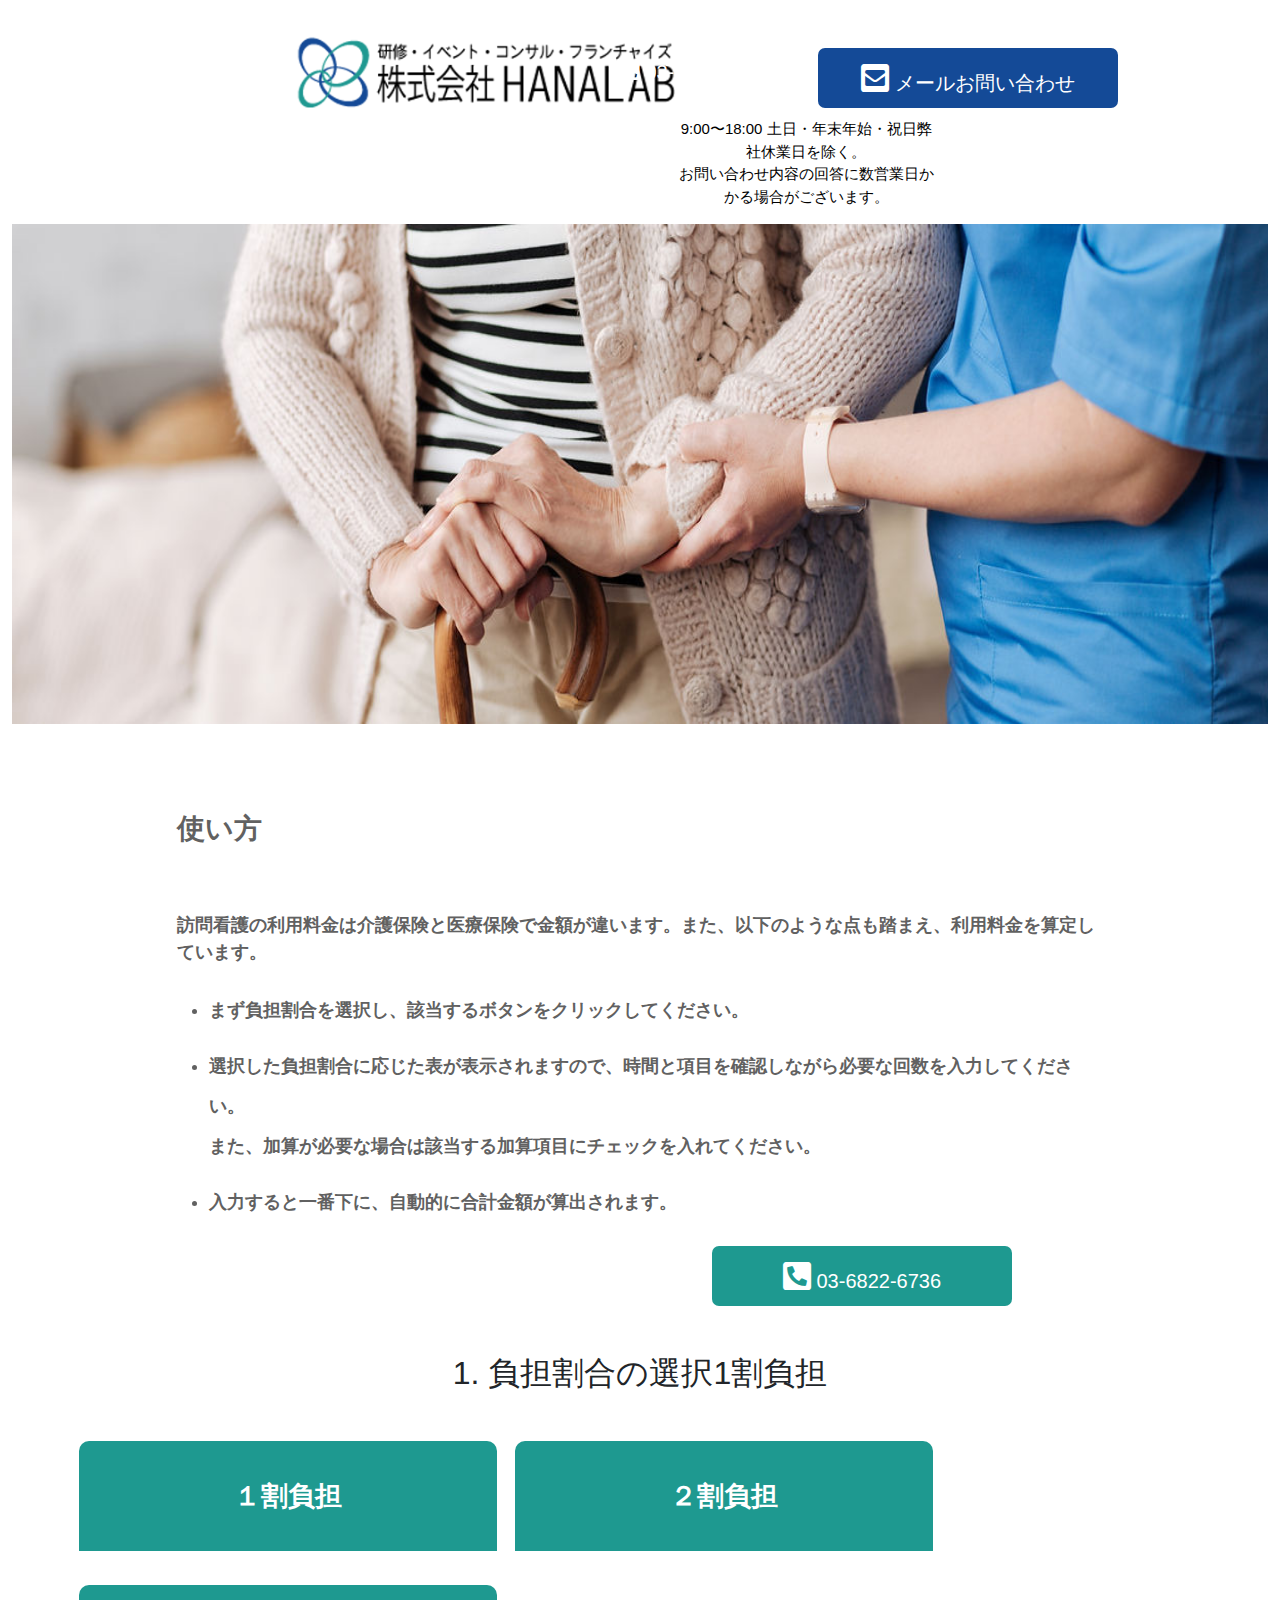
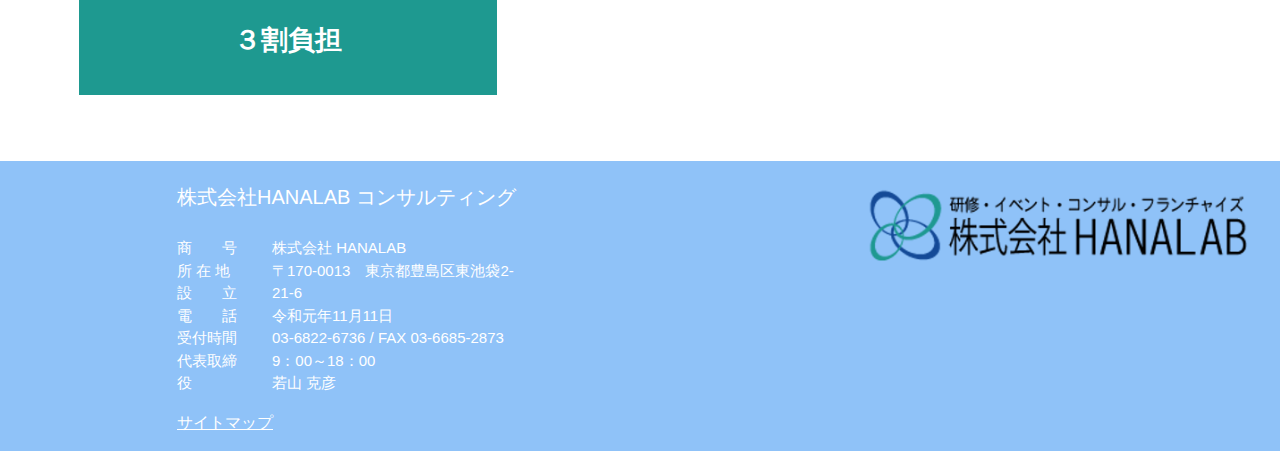
<file: kango-sim.html>
<!DOCTYPE html>
<html lang="en">
<head>
    <meta charset="UTF-8">
    <meta http-equiv="X-UA-Compatible" content="IE=edge">
    <meta name="viewport" content="width=device-width, initial-scale=1.0">
    <link href="https://cdn.jsdelivr.net/npm/bootstrap@5.1.3/dist/css/bootstrap.min.css" rel="stylesheet">
    <script src="https://ajax.googleapis.com/ajax/libs/jquery/3.6.0/jquery.min.js"></script>
    <script src="https://cdn.jsdelivr.net/npm/bootstrap@5.1.3/dist/js/bootstrap.bundle.min.js"></script>
    <link rel="stylesheet" href="../assets/css/style.css">
    <link rel="stylesheet" href="../assets/css/sim.css">
    <link rel="stylesheet" href="https://use.fontawesome.com/releases/v5.10.0/css/all.css">
    <script src="../assets/js/sim.js"></script>
    <title>コンサル・イベント・フランチャイズ・研修なら | 株式会社HANALAB</title>
</head>
<body>
  <div class="container-fluid">
    <div class="row">
      <div class="col-sm-2 
      "></div>
        <div class="col-sm-8 text-white">
          <div class="row">
            <div class="col-sm-5 pt-3 ms-4 ps-5 mt-3">
              <img src="assets/img/hanalab-logo" width="407" height="83">
            </div>
            <div class="col-sm-6 pt-4 mt-4">
              <div class="row">
                <div class="col-sm-6">
                  <a href="tel:03-6822-6736" class="btn btn-lg text-white header-btn">
                    <i class="fas fa-phone-square-alt"></i>
                    <span class="text">03-6822-6736</span>
                    <!-- <span class="text"><a data-testid="linkElement" href="tel:03-6822-6736" class="_1fbEI" aria-disabled="false"></a></span> -->
                  </a>   
                </div>
                <div class="col-sm-6">
                  <a href="https://www.hanalab-fc.com/contact" class="btn btn-lg text-white header-btn-contact">
                    <i class="fa fa-envelope-square"></i>
                    <span class="text">メールお問い合わせ</span>
                  </a>
                </div> 
              </div>
              <div class="row">
                <div class="col-sm-2"></div><br>
                <div class="col-sm-8">
                  <p class="text">​9:00〜18:00 土日・年末年始・祝日弊社休業日を除く​。<br>お問い合わせ内容の回答に数営業日かかる場合がございます。</p>
                </div>
                <div class="col-sm-2"></div>
              </div>
            </div>
          </div>
        </div>    
        <div class="col-sm-2"></div>
    </div>
  </div>

  <div class="container-fluid">
    <img src="assets/img/banner.jpg" alt="New York" width="100%" height="500"> 
  </div>

  <div class="container">
    <div class="row">
      <div class="col-sm-1"></div>
      <div class="col-sm-10 price-text">
        <br><br>
        <h2 class="column__ttl price-title">使い方</h2><br><br>
        <p>訪問看護の利用料金は<strong class="em-line">介護保険と医療保険で金額が違います。</strong>また、以下のような点も踏まえ、利用料金を算定しています。</p>
        <ul>
          <li>まず負担割合を選択し、該当するボタンをクリックしてください。</li>
          <li>選択した負担割合に応じた表が表示されますので、時間と項目を確認しながら必要な回数を入力してください。<br>また、加算が必要な場合は該当する加算項目にチェックを入れてください。</li>
          <li>入力すると一番下に、自動的に合計金額が算出されます。</li>
        </ul>
      </div>
      <div class="col-sm-1"></div>
    </div>
    <div class="row">
      <div class="col-sm-6"></div>
      <div class="col-sm-6">
        <a href="tel:03-6822-6736" class="btn btn-lg text-white header-btn-tel">
          <i class="fas fa-phone-square-alt"></i>
          <span class="text">03-6822-6736</span>
        </a>   
      </div>
    </div>
  </div>

  <div class="container align-items-center justify-content-center pt-5">
    <h2 class="text-center select-sim">1. 負担割合の選択1割負担</h2>
    <div class="row pt-4">
      <ul class="nav nav-tabs">
        <li data-toggle="tab">
        <a class="d-flex align-items-center justify-content-center sim-title" data-toggle="tab" href="#kaigo-sim1" id="btn-sim1">１割負担</a>
       </li>
       <li data-toggle="tab">
        <a class="d-flex align-items-center justify-content-center sim-title" data-toggle="tab" href="#kaigo-sim2" id="btn-sim2">２割負担</a>
       </li>
       <li data-toggle="tab">
        <a class="d-flex align-items-center justify-content-center sim-title" data-toggle="tab" href="#kaigo-sim3" id="btn-sim3">３割負担</a>
       </li>
      </ul>
    </div>

    <div class="tab-content pt-5">
      <div id="kaigo-sim1" class="tab-pane fade in">
        <section class="simulation -sim1">
            <h2 class="simulation__ttl">2. 回数の入力<small>（介護保険／1割負担）</small></h2>
            <form id="simpars1" action="#" name="simpars1">
              <h3 class="simulation__midttl">看護基本料金</h3>
              <div class="simulation__tbl">
                <div class="simulation__row -normal">
                  <h4 class="simulation__th">通常の時間</h4>
                  <dl class="simulation__td">
                    <dt>20分未満</dt>
                    <dd><label>345円：<input type="number" min="0" max="99" id="p1_num0" name="p1_num0" size="5" value="0">回</label>
                      <input type="text" id="p1time-0" value="通常の時間">
                      <input type="text" id="p1longtime-0" value="20分未満"></dd>
                    <dt>30分未満</dt>
                    <dd><label>515円：<input type="number" min="0" max="99" id="p1_num4" name="p1_num4" size="5" value="0">回</label>
                      <input type="text" id="p1time-4" value="通常の時間">
                      <input type="text" id="p1longtime-4" value="30分未満"></dd>
                    <dt>30分以上60分未満</dt>
                    <dd><label>906円：<input type="number" min="0" max="99" id="p1_num8" name="p1_num8" size="5" value="0">回</label>
                      <input type="text" id="p1time-8" value="通常の時間">
                      <input type="text" id="p1longtime-8" value="30分以上60分未満"></dd>
                    <dt>60分以上90分未満</dt>
                    <dd><label>1,243円：<input type="number" min="0" max="99" id="p1_num12" name="p1_num12" size="5" value="0">回</label>
                      <input type="text" id="p1time-12" value="通常の時間">
                      <input type="text" id="p1longtime-12" value="60分以上90分未満"></dd>
                  </dl>
                </div>
                
                <div class="simulation__row -night">
                  <h4 class="simulation__th">夜間(18時～22時)<br>25%増し</h4>
                  <dl class="simulation__td">
                    <dt>20分未満</dt>
                    <dd><label>431円：<input type="number" min="0" max="99" id="p1_num1" name="p1_num1" size="5" value="0">回</label>
                      <input type="text" id="p1time-1" value="夜間(18時～22時)25%増し">
                      <input type="text" id="p1longtime-1" value="20分未満">
                    </dd>
                    <dt>30分未満</dt>
                    <dd><label>643円：<input type="number" min="0" max="99" id="p1_num5" name="p1_num5" size="5" value="0">回</label>
                      <input type="text" id="p1time-5" value="夜間(18時～22時)25%増し">
                      <input type="text" id="p1longtime-5" value="30分未満"></dd>
                    <dt>30分以上60分未満</dt>
                    <dd><label>1,132円：<input type="number" min="0" max="99" id="p1_num9" name="p1_num9" size="5" value="0">回</label>
                      <input type="text" id="p1time-9" value="夜間(18時～22時)25%増し">
                      <input type="text" id="p1longtime-9" value="30分未満"></dd>
                    <dt>60分以上90分未満</dt>
                    <dd><label>1,553円：<input type="number" min="0" max="99" id="p1_num13" name="p1_num13" size="5" value="0">回</label>
                      <input type="text" id="p1time-13" value="夜間(18時～22時)25%増し">
                      <input type="text" id="p1longtime-13" value="60分以上90分未満"></dd>
                  </dl>
                </div>
                
                <div class="simulation__row -midnight">
                  <h4 class="simulation__th">深夜(22時～6時)<br>50%増し</h4>
                  <dl class="simulation__td">
                    <dt>20分未満</dt>
                    <dd><label>517円：<input type="number" min="0" max="99" id="p1_num2" name="p1_num2" size="5" value="0">回</label>
                      <input type="text" id="p1time-1" value="深夜(22時～6時)50%増し">
                      <input type="text" id="p1longtime-1" value="20分未満"></dd>
                    <dt>30分未満</dt>
                    <dd><label>772円：<input type="number" min="0" max="99" id="p1_num6" name="p1_num6" size="5" value="0">回</label></dd>
                    <dt>30分以上60分未満</dt>
                    <dd><label>1,359円：<input type="number" min="0" max="99" id="p1_num10" name="p1_num10" size="5" value="0">回</label></dd>
                    <dt>60分以上90分未満</dt>
                    <dd><label>1,864円：<input type="number" min="0" max="99" id="p1_num14" name="p1_num14" size="5" value="0">回</label></dd>
                  </dl>
                </div>
                
                <div class="simulation__row -morning">
                  <h4 class="simulation__th">早朝(6時～8時)<br>25%増し</h4>
                  <dl class="simulation__td">
                    <dt>20分未満</dt>
                    <dd><label>431円：<input type="number" min="0" max="99" id="p1_num3" name="p1_num3" size="5" value="0">回</label></dd>
                    <dt>30分未満</dt>
                    <dd><label>643円：<input type="number" min="0" max="99" id="p1_num7" name="p1_num7" size="5" value="0">回</label></dd>
                    <dt>30分以上60分未満</dt>
                    <dd><label>1,132円：<input type="number" min="0" max="99" id="p1_num11" name="p1_num11" size="5" value="0">回</label></dd>
                    <dt>60分以上90分未満</dt>
                    <dd><label>1,553円：<input type="number" min="0" max="99" id="p1_num15" name="p1_num15" size="5" value="0">回</label></dd>
                  </dl>
                </div>
              </div>
        
              <h3 class="simulation__midttl">加算項目</h3>
              <dl class="plusitem">
                <dt><label><input type="checkbox" id="p1_opt0" name="p1_opt0" value="0"> 初回加算</label></dt>
                <dd><label for="p1_opt0">334円</label></dd>
          
                <dt><label><input type="checkbox" id="p1_opt1" name="p1_opt1" value="0"> 緊急時訪問看護加算</label></dt>
                <dd><label for="p1_opt1">601円</label></dd>
          
                <dt><label><input type="checkbox" id="p1_opt3" name="p1_opt3" value="0"> 特別管理加算（Ⅰ）<small>※</small></label></dt>
                <dd><label for="p1_opt3">556円</label></dd>
          
                <dt><label><input type="checkbox" id="p1_opt4" name="p1_opt4" value="0"> 特別管理加算（Ⅱ）<small>※</small></label></dt>
                <dd><label for="p1_opt4">278円</label></dd>
          
                <dt><label><input type="checkbox" id="p1_opt2" name="p1_opt2" value="0"> 退院時共同指導加算</label></dt>
                <dd><label for="p1_opt2">668円</label></dd>
          
                <dt><label><input type="checkbox" id="p1_opt5" name="p1_opt5" value="0"> ターミナルケア加算</label></dt>
                <dd><label for="p1_opt5">2,224円</label></dd>
              </dl>
              <p class="plusitem__note"><small>※特別管理加算はどちらか一方のみ選択可能です。</small></p>
              <input type="checkbox" id="simulation-check-1" class="simulation__hidden">
              <button type="button" class="btn text-white header-btn-contact sim1-cal" data-bs-toggle="modal" data-bs-target="#calModal1">
                <span>計算</span>
              </button>
            </form>

            <!-- The Modal -->
          <div class="modal fade" id="calModal1">
            <div class="modal-dialog modal-xl">
              <div class="modal-content">
                
                <!-- Modal Header -->
                <div class="modal-header">
                  <!-- <h4 class="modal-title">Modal Heading</h4> -->
                  <div class="modal-title">
                    <img src="assets/img/hanalab-logo" width="350px" height="60px">
                  </div>
                  <button type="button" class="btn-close" id="modal-close" data-bs-dismiss="modal"></button>
                </div>

                <!-- Modal body -->
                <div class="modal-body" id="modal1-body">
                  <h2 class="column__ttl price-title text-center">介護保険の料金シミュレーション<br>１合計結果</h2><br><br>
                    <div class="container mt-3">
                      <table class="table table-striped" id="tbl1">
                        <thead>
                          <tr>
                            <th><span class="thfont"></span></th>
                            <th><span class="thfont">時間</span></th>
                            <th><span class="thfont">回数</span></th>
                            <th><span class="thfont">利用料金</span></th>
                          </tr>
                        </thead>
                        <tbody id="modaltable1">
                          <tr>
                            <td id="time"></td>
                            <td id="longtime"></td>
                            <td id="num"></td>
                            <td id="fee"></td>
                          </tr>
                          <tr>
                            <td></td>
                            <td></td>
                            <td>合計</td>
                            <td><span id="total"> - </span>円</td>
                          </tr>
                        </tbody>
                      </table>
                      
                    </div>
                </div>
                <!-- Modal footer -->
                <div class="modal-footer">
                  <button type="button" class="btn btn-danger" id="modal-close1" data-bs-dismiss="modal">Close</button>
                  <button type="button" style="display: none;" id="deloldata">sdfsdf</button>
                </div>
              </div>
            </div>
          </div>
        </section>
      </div>

      <div id="kaigo-sim2" class="tab-pane fade in">
        <section class="simulation -sim2">
            <h2 class="simulation__ttl">2. 回数の入力<small>（介護保険／ 2割負担）</small></h2>
            <form id="simpars2" action="#" name="simpars2">
              <h3 class="simulation__midttl">看護基本料金</h3>
              <div class="simulation__tbl">
                <div class="simulation__row -normal">
                  <h4 class="simulation__th"><span id="p1-tt1">通常の時間</span></h4>
                  <dl class="simulation__td">
                    <dt>20分未満</dt>
                    <dd><label>345円：<input type="number" min="0" max="99" id="p1_num0" name="p1_num0" size="5" value="0">回</label></dd>
                    <dt>30分未満</dt>
                    <dd><label>515円：<input type="number" min="0" max="99" id="p1_num4" name="p1_num4" size="5" value="0">回</label></dd>
                    <dt>30分以上60分未満</dt>
                    <dd><label>906円：<input type="number" min="0" max="99" id="p1_num8" name="p1_num8" size="5" value="0">回</label></dd>
                    <dt>60分以上90分未満</dt>
                    <dd><label>1,243円：<input type="number" min="0" max="99" id="p1_num12" name="p1_num12" size="5" value="0">回</label></dd>
                  </dl>
                </div>
                
                <div class="simulation__row -night">
                  <h4 class="simulation__th">夜間(18時～22時)<br>25%増し</h4>
                  <dl class="simulation__td">
                    <dt>20分未満</dt>
                    <dd><label>431円：<input type="number" min="0" max="99" id="p1_num1" name="p1_num1" size="5" value="0">回</label></dd>
                    <dt>30分未満</dt>
                    <dd><label>643円：<input type="number" min="0" max="99" id="p1_num5" name="p1_num5" size="5" value="0">回</label></dd>
                    <dt>30分以上60分未満</dt>
                    <dd><label>1,132円：<input type="number" min="0" max="99" id="p1_num9" name="p1_num9" size="5" value="0">回</label></dd>
                    <dt>60分以上90分未満</dt>
                    <dd><label>1,553円：<input type="number" min="0" max="99" id="p1_num13" name="p1_num13" size="5" value="0">回</label></dd>
                  </dl>
                </div>
                
                <div class="simulation__row -midnight">
                  <h4 class="simulation__th">深夜(22時～6時)<br>50%増し</h4>
                  <dl class="simulation__td">
                    <dt>20分未満</dt>
                    <dd><label>517円：<input type="number" min="0" max="99" id="p1_num2" name="p1_num2" size="5" value="0">回</label></dd>
                    <dt>30分未満</dt>
                    <dd><label>772円：<input type="number" min="0" max="99" id="p1_num6" name="p1_num6" size="5" value="0">回</label></dd>
                    <dt>30分以上60分未満</dt>
                    <dd><label>1,359円：<input type="number" min="0" max="99" id="p1_num10" name="p1_num10" size="5" value="0">回</label></dd>
                    <dt>60分以上90分未満</dt>
                    <dd><label>1,864円：<input type="number" min="0" max="99" id="p1_num14" name="p1_num14" size="5" value="0">回</label></dd>
                  </dl>
                </div>
                
                <div class="simulation__row -morning">
                  <h4 class="simulation__th">早朝(6時～8時)<br>25%増し</h4>
                  <dl class="simulation__td">
                    <dt>20分未満</dt>
                    <dd><label>431円：<input type="number" min="0" max="99" id="p1_num3" name="p1_num3" size="5" value="0">回</label></dd>
                    <dt>30分未満</dt>
                    <dd><label>643円：<input type="number" min="0" max="99" id="p1_num7" name="p1_num7" size="5" value="0">回</label></dd>
                    <dt>30分以上60分未満</dt>
                    <dd><label>1,132円：<input type="number" min="0" max="99" id="p1_num11" name="p1_num11" size="5" value="0">回</label></dd>
                    <dt>60分以上90分未満</dt>
                    <dd><label>1,553円：<input type="number" min="0" max="99" id="p1_num15" name="p1_num15" size="5" value="0">回</label></dd>
                  </dl>
                </div>
              </div>
        
              <h3 class="simulation__midttl">加算項目</h3>
              <dl class="plusitem">
                <dt><label><input type="checkbox" id="p1_opt0" name="p1_opt0" value="0"> 初回加算</label></dt>
                <dd><label for="p1_opt0">334円</label></dd>
          
                <dt><label><input type="checkbox" id="p1_opt1" name="p1_opt1" value="0"> 緊急時訪問看護加算</label></dt>
                <dd><label for="p1_opt1">601円</label></dd>
          
                <dt><label><input type="checkbox" id="p1_opt3" name="p1_opt3" value="0"> 特別管理加算（Ⅰ）<small>※</small></label></dt>
                <dd><label for="p1_opt3">556円</label></dd>
          
                <dt><label><input type="checkbox" id="p1_opt4" name="p1_opt4" value="0"> 特別管理加算（Ⅱ）<small>※</small></label></dt>
                <dd><label for="p1_opt4">278円</label></dd>
          
                <dt><label><input type="checkbox" id="p1_opt2" name="p1_opt2" value="0"> 退院時共同指導加算</label></dt>
                <dd><label for="p1_opt2">668円</label></dd>
          
                <dt><label><input type="checkbox" id="p1_opt5" name="p1_opt5" value="0"> ターミナルケア加算</label></dt>
                <dd><label for="p1_opt5">2,224円</label></dd>
              </dl>
              <p class="plusitem__note"><small>※特別管理加算はどちらか一方のみ選択可能です。</small></p>
              <input type="checkbox" id="simulation-check-1" class="simulation__hidden">
              <button type="button" class="btn text-white header-btn-contact sim2-cal" data-bs-toggle="modal" data-bs-target="#calModal2">
                <span>計算</span>
              </button>
            </form>

            <!-- The Modal -->
          <div class="modal fade" id="calModal2">
            <div class="modal-dialog modal-xl">
              <div class="modal-content">
                
                <!-- Modal Header -->
                <div class="modal-header">
                  <!-- <h4 class="modal-title">Modal Heading</h4> -->
                  <div class="modal-title">
                    <img src="assets/img/hanalab-logo" width="350px" height="60px">
                  </div>
                  <button type="button" class="btn-close" data-bs-dismiss="modal"></button>
                </div>

                <!-- Modal body -->
                <div class="modal-body">
                  <h2 class="column__ttl price-title text-center">介護保険の料金シミュレーション<br>２合計結果</h2><br><br>
                    <div class="container mt-3">      
                      <table class="table table-striped">
                        <thead>
                          <tr>
                            <th></th>
                            <th></th>
                            <th>回数</th>
                            <th>料金</th>
                          </tr>
                        </thead>
                        <tbody>
                          <tr>
                            <td>通常の時</td>
                            <td>20分未満</td>
                            <td>2回</td>
                            <td>340円</td>
                          </tr>
                          <tr>
                            <td>夜間(18時～22時)25%増し</td>
                            <td>30分以上60分未満</td>
                            <td>2回</td>
                            <td>3900円</td>
                          </tr>
                          <tr>
                            <td>早朝(6時～8時)25%増し</td>
                            <td>30分以上60分未満</td>
                            <td>2回</td>
                            <td>3900円</td>
                          </tr>
                          <tr>
                            <td>早朝(6時～8時)25%増し</td>
                            <td>30分以上60分未満</td>
                            <td>2回</td>
                            <td>3900円</td>
                          </tr>
                          <tr>
                            <td></td>
                            <td></td>
                            <td>合計</td>
                            <td>10000円</td>
                          </tr>
                        </tbody>
                      </table>
                    </div>
                </div>

                <!-- Modal footer -->
                <div class="modal-footer">
                  <button type="button" class="btn btn-danger" data-bs-dismiss="modal">Close</button>
                </div>
              </div>
            </div>
          </div>
        </section>
      </div>

      <div id="kaigo-sim3" class="tab-pane fade in">
        <section class="simulation -sim3">
            <h2 class="simulation__ttl">2. 回数の入力<small>（介護保険／3割負担）</small></h2>
            <form id="simpars3" action="#" name="simpars3">
              <h3 class="simulation__midttl">看護基本料金</h3>
              <div class="simulation__tbl">
                <div class="simulation__row -normal">
                  <h4 class="simulation__th">通常の時間</h4>
                  <dl class="simulation__td">
                    <dt>20分未満</dt>
                    <dd><label>345円：<input type="number" min="0" max="99" id="p1_num0" name="p1_num0" size="5" value="0">回</label>
                        <input type="text" id="p1time-0" value="通常の時間">
                        <input type="text" id="p1longtime-0" value="20分未満">
                      </dd>
                    <dt>30分未満</dt>
                    <dd><label>515円：<input type="number" min="0" max="99" id="p1_num4" name="p1_num4" size="5" value="0">回</label></dd>
                    <dt>30分以上60分未満</dt>
                    <dd><label>906円：<input type="number" min="0" max="99" id="p1_num8" name="p1_num8" size="5" value="0">回</label></dd>
                    <dt>60分以上90分未満</dt>
                    <dd><label>1,243円：<input type="number" min="0" max="99" id="p1_num12" name="p1_num12" size="5" value="0">回</label></dd>
                  </dl>
                </div>
                
                <div class="simulation__row -night">
                  <h4 class="simulation__th">夜間(18時～22時)<br>25%増し</h4>
                  <dl class="simulation__td">
                    <dt>20分未満</dt>
                    <dd><label>431円：<input type="number" min="0" max="99" id="p1_num1" name="p1_num1" size="5" value="0">回</label></dd>
                    <dt>30分未満</dt>
                    <dd><label>643円：<input type="number" min="0" max="99" id="p1_num5" name="p1_num5" size="5" value="0">回</label></dd>
                    <dt>30分以上60分未満</dt>
                    <dd><label>1,132円：<input type="number" min="0" max="99" id="p1_num9" name="p1_num9" size="5" value="0">回</label></dd>
                    <dt>60分以上90分未満</dt>
                    <dd><label>1,553円：<input type="number" min="0" max="99" id="p1_num13" name="p1_num13" size="5" value="0">回</label></dd>
                  </dl>
                </div>
                
                <div class="simulation__row -midnight">
                  <h4 class="simulation__th">深夜(22時～6時)<br>50%増し</h4>
                  <dl class="simulation__td">
                    <dt>20分未満</dt>
                    <dd><label>517円：<input type="number" min="0" max="99" id="p1_num2" name="p1_num2" size="5" value="0">回</label></dd>
                    <dt>30分未満</dt>
                    <dd><label>772円：<input type="number" min="0" max="99" id="p1_num6" name="p1_num6" size="5" value="0">回</label></dd>
                    <dt>30分以上60分未満</dt>
                    <dd><label>1,359円：<input type="number" min="0" max="99" id="p1_num10" name="p1_num10" size="5" value="0">回</label></dd>
                    <dt>60分以上90分未満</dt>
                    <dd><label>1,864円：<input type="number" min="0" max="99" id="p1_num14" name="p1_num14" size="5" value="0">回</label></dd>
                  </dl>
                </div>
                
                <div class="simulation__row -morning">
                  <h4 class="simulation__th">早朝(6時～8時)<br>25%増し</h4>
                  <dl class="simulation__td">
                    <dt>20分未満</dt>
                    <dd><label>431円：<input type="number" min="0" max="99" id="p1_num3" name="p1_num3" size="5" value="0">回</label></dd>
                    <dt>30分未満</dt>
                    <dd><label>643円：<input type="number" min="0" max="99" id="p1_num7" name="p1_num7" size="5" value="0">回</label></dd>
                    <dt>30分以上60分未満</dt>
                    <dd><label>1,132円：<input type="number" min="0" max="99" id="p1_num11" name="p1_num11" size="5" value="0">回</label></dd>
                    <dt>60分以上90分未満</dt>
                    <dd><label>1,553円：<input type="number" min="0" max="99" id="p1_num15" name="p1_num15" size="5" value="0">回</label></dd>
                  </dl>
                </div>
              </div>
        
              <h3 class="simulation__midttl">加算項目</h3>
              <dl class="plusitem">
                <dt><label><input type="checkbox" id="p1_opt0" name="p1_opt0" value="0"> 初回加算</label></dt>
                <dd><label for="p1_opt0">334円</label></dd>
          
                <dt><label><input type="checkbox" id="p1_opt1" name="p1_opt1" value="0"> 緊急時訪問看護加算</label></dt>
                <dd><label for="p1_opt1">601円</label></dd>
          
                <dt><label><input type="checkbox" id="p1_opt3" name="p1_opt3" value="0"> 特別管理加算（Ⅰ）<small>※</small></label></dt>
                <dd><label for="p1_opt3">556円</label></dd>
          
                <dt><label><input type="checkbox" id="p1_opt4" name="p1_opt4" value="0"> 特別管理加算（Ⅱ）<small>※</small></label></dt>
                <dd><label for="p1_opt4">278円</label></dd>
          
                <dt><label><input type="checkbox" id="p1_opt2" name="p1_opt2" value="0"> 退院時共同指導加算</label></dt>
                <dd><label for="p1_opt2">668円</label></dd>
          
                <dt><label><input type="checkbox" id="p1_opt5" name="p1_opt5" value="0"> ターミナルケア加算</label></dt>
                <dd><label for="p1_opt5">2,224円</label></dd>
              </dl>
              <p class="plusitem__note"><small>※特別管理加算はどちらか一方のみ選択可能です。</small></p>
              <input type="checkbox" id="simulation-check-1" class="simulation__hidden">
              <button type="button" class="btn text-white header-btn-contact sim3-cal" data-bs-toggle="modal" data-bs-target="#calModal3">
                <span>計算</span>
              </button>
            </form>

            <!-- The Modal -->
          <div class="modal fade" id="calModal3">
            <div class="modal-dialog modal-xl">
              <div class="modal-content">
                
                <!-- Modal Header -->
                <div class="modal-header">
                  <!-- <h4 class="modal-title">Modal Heading</h4> -->
                  <div class="modal-title">
                    <img src="assets/img/hanalab-logo" width="350px" height="60px">
                  </div>
                  <button type="button" class="btn-close" data-bs-dismiss="modal"></button>
                </div>

                <!-- Modal body -->
                <div class="modal-body">
                  <h2 class="column__ttl price-title text-center">介護保険の料金シミュレーション<br>３合計結果</h2><br><br>
                    <div class="container mt-3">      
                      <table class="table table-striped">
                        <thead>
                          <tr>
                            <th></th>
                            <th></th>
                            <th>回数</th>
                            <th>料金</th>
                          </tr>
                        </thead>
                        <tbody>
                          <tr>
                            <td>通常の時</td>
                            <td>20分未満</td>
                            <td>2回</td>
                            <td>340円</td>
                          </tr>
                          <tr>
                            <td>夜間(18時～22時)25%増し</td>
                            <td>30分以上60分未満</td>
                            <td>2回</td>
                            <td>3900円</td>
                          </tr>
                          <tr>
                            <td>早朝(6時～8時)25%増し</td>
                            <td>30分以上60分未満</td>
                            <td>2回</td>
                            <td>3900円</td>
                          </tr>
                          <tr>
                            <td>早朝(6時～8時)25%増し</td>
                            <td>30分以上60分未満</td>
                            <td>2回</td>
                            <td>3900円</td>
                          </tr>
                          <tr>
                            <td></td>
                            <td></td>
                            <td>合計</td>
                            <td>10000円</td>
                          </tr>
                        </tbody>
                      </table>
                    </div>
                </div>

                <!-- Modal footer -->
                <div class="modal-footer">
                  <button type="button" class="btn btn-danger" data-bs-dismiss="modal">Close</button>
                </div>
              </div>
            </div>
          </div>
        </section>
      </div>
    </div>
  </div>

  <div class="container-fluid align-items-center justify-content-center footer">
    <div class="container pt-4 text-white">
      <div class="row">
        <div class="col-sm-1"></div>
        <div class="col-sm-4">
          <h5>株式会社HANALAB コンサルティング</h5>
          <div class="row footer-text">
            <div class="col-sm-3">
              商　　号　<br> 所  在  地 <br>設　　立<br>電　　話<br>受付時間<br>代表取締役
            </div>
            <div class="col-sm-9">
              株式会社 HANALAB　<br> 〒170-0013　東京都豊島区東池袋2-21-6 <br>令和元年11月11日<br>03-6822-6736 / FAX 03-6685-2873<br>9：00～18：00<br>若山 克彦
            </div>
          </div>
          <div class="pt-3 text-white">
            <p><a class="text-white" href="https://www.hanalab-fc.com/%E3%82%B5%E3%82%A4%E3%83%88%E3%83%9E%E3%83%83%E3%83%97">サイトマップ</a></p>
          </div>
        </div>
        <div class="col-sm-2"></div>
        <div class="col-sm-5">
          <div class="footer-logo">
            <img src="assets/img/hanalab-logo" width="407" height="83">
          </div>
          <button type="button" class="btn btn-danger btn-floating btn-lg" id="btn-back-to-top">
            <i class="fas fa-arrow-up"></i>
          </button>
        </div>
      </div>
    </div>
  </div>

  <script>

$(document).ready(function(){
  $(".nav-tabs a").click(function(){
    $(this).tab('show');
  });
});

//Get the button
let mybutton = document.getElementById("btn-back-to-top");

// When the user scrolls down 20px from the top of the document, show the button
window.onscroll = function () {
  scrollFunction();
};

function scrollFunction() {
  if (
    document.body.scrollTop > 20 ||
    document.documentElement.scrollTop > 20
  ) {
    mybutton.style.display = "block";
  } else {
    mybutton.style.display = "none";
  }
}
// When the user clicks on the button, scroll to the top of the document
mybutton.addEventListener("click", backToTop);

function backToTop() {
  document.body.scrollTop = 0;
  document.documentElement.scrollTop = 0;
}
  </script>
</body>
</html>
</file>
<file: assets/css/style.css>
body {
    /* font-family: tsukushioldmincho,ms mincho,ヒラギノ明朝 pro w3,hiragino mincho pro,serif; */
    font-family: udkakugolarge,ms gothic,ヒラギノ角ゴ pro w3,hiragino kaku gothic pro,osaka,sans-serif;

    /* normal normal normal 20px/1.4em 'メイリオ',meiryo,'ヒラギノ角ゴ pro w3','hiragino kaku gothic pro',sans-serif */
}

.container-fluid{
    background : white;
}

.header-btn-tel{
    width: 300px;
    height: 60px;
    text-align: center;
    background-color: #1e9990;
    font-size: 20px;
    border-radius: 7px;
    margin-left: 60px;
}

.header-btn-tel i{
    font-size:32px;
    color:white;
    background-color: #1e9990;
    margin-top: 5px;
}

.header-btn-contact{
    width: 300px;
    height: 60px;
    text-align: center;
    background-color:#144a97;
    font-size: 20px;
    border-radius: 7px;
}

.header-btn-contact i{
    font-size:32px;
    color:white;
    background-color: #144a97;
    margin-top: 5px;
}

.banner-img {
    width: 100%;
    height: 500px;
}

.iryou-btn {
    width: 380px;
    height: 50px;
    text-align: center;
    background-color: #515e5d;
    font-size: 15px;
    border-radius: 7px;
    padding-top: 10px;
    margin-top: 20px;
    margin-left: 230px;
}

.prev{
    margin-top: 20px;
}

.prev .prev-text {
    margin-left: 330px;
}

.card-container {
    margin: 0 auto;
}

p.text {
    font-size: 12px;
    padding-top: 3px;
}
.price-text {
    font-weight: bold;
    color: #616161;
    font-size: 18px;
}
/* 
.select-sim {
    color: #1e9990;
} */

.price-title {
    font-weight: bold;
    font-size: 28px;
    line-height: 1.5em;
    margin-top: 30px;
}

.use-title {
    font-weight: bold;
    font-size: 28px;
    line-height: 1.5em;
    margin-top: 30px;
}

.thfont{
    font-size: 28px;
}
p.text {
    font-size: 15px;
    text-align: center;
    padding-top: 10px;
    color: black;
}

span .text {
    margin-left:5px;
}

li {
    line-height: 40px;
    padding: 8px 0;
  }

.hoken-container {
    min-height: 500px;
}
.nav-tabs {
   border-bottom: 1px solid #dee2e600;
}

ul.nav-tabs>li{
    text-align: center !important;
    width: 418px;
    min-height: 110px;
    margin: 9px;
}

ul.nav-tabs>li>a{
    color:#fff;
    text-decoration: none;
} 

.sim-card {
    border-radius: 10px;
}
.sim-title {
    min-height:110px;
    background-color:#1e9990;
    color: white;
    font-size: 27px;
    font-weight: bold;
    text-align: center;
    border-top-left-radius: 10px;
    border-top-right-radius: 10px;
}

.sim-title:hover {
    background-color:#2bb8ae;
}

.sim-title:active {
    background-color:#044641;
}

.iryou {
    background-color:#144a97;
}

.sim-text {
    min-height: 150px;
}

.sim-text>a{
    color: #616161;
    font-size: 25px;
    font-weight: bold;
    text-align: center;
}

#btn-back-to-top {
    position: fixed;
    bottom: 20px;
    right: 20px;
    display: none;
  }

.sim1-cal ,.sim2-cal, .sim3-cal {
    width: 250px;
    height: 60px;
    text-align: center;
    font-size: 20px;
    border-radius: 7px;
    margin-left:240px;
}

.sim1-cal {
    background-color: #0d6d66;
}

.sim2-cal {
    background-color:#18536d;
}

.sim3-cal {
    background-color:#144a97;
}

/* modalbox */

.modal-header {
    border-bottom: none;
}

.modal-footer {
    border-top: none;
}

.modal-img {
    width: 350px;
    height: 60px;
    margin-top: 10px;
}

.result-text {
    font-size:25px;
}
/* *****footer*****/

.footer {
    background-color: #8fc2f8;
    min-height: 270px;
}

.footer-img {
    width: 407px;
    height: 83px;
}

.footer-text {
    padding-top: 20px;
    font-size: 15px;
}

.footer-logo{
    margin-left:110px;
}

input[type=text]{
    display: none;
}

table th {
    font-size: 28px;
    line-height: 1.9em;
    font-weight: bold;
}

table td {
    font-size: 25px;
}

.flex-column {
    display: flex;
    flex-direction: row !important;
}

.no-pc {
    display: none;
}

/* for tablet */
@media screen and (min-device-width: 481px) and (max-width: 979px) { 
    /* body {
        background-color: lightgrey;
    } */
    .no-tablet {
        display: none;
    }

    .flex-column {
        display: flex;
        flex-direction: column !important;
    }

    .logo-img {
        width: 800px;
        height: 150px;
    }
    
    .contact-form {
        padding-top: 10px !important;
        margin-top: 0px !important;
    }
    
    .header-btn-tel {
        width: 600px;
        height: 90px;
        margin-left: 100px;
    }

    .header-btn-contact {
        width: 600px;
        height: 90px;
        margin-left: 100px;
        margin-top: 10px;
    }  

    span .text {
        margin-left:5px;
        font-size: 40px;
    }
    
    .header-btn-tel i{
        font-size: 50px;
        margin-top: 13px;
    }
    
    .header-btn-contact i{
        font-size: 50px;
        margin-top: 5px;
    }
    
    .header-text{
        width: 600px;
        height: 90px;
        margin-left: 100px;
   }

    .header-btn-tel .text{
        font-size: 40px;
    }

    .header-btn-contact .text{
        font-size: 40px;
    }

    .banner-img {
        height: 350px;
    }
    
    .iryou-btn {
        margin-left: 45px;
    }

    .prev .prev-text {
        margin-left: 150px;
    }
   
    .card-container {
        margin-right: 35px !important;
    }
    
    ul.nav-tabs>li{
        width: 300px;
        margin-left: 220px;
        margin-top: -20px;
    }

    .sim-title {
        min-height:80px;
        font-size: 20px;
    }

    .sim1-cal , .sim2-cal, .sim3-cal {
        width: 250px;
        height: 60px;
        margin-left:240px;
    }
    
    .modal-img {
        width: 220px;
    }

    .modal-dialog {
        max-width: 750px;
    }

    .result-table {
        color: red;
        background-color: yellow;
    }

    .price-title {
        font-size: 20px;
        margin-top: 10px;
    }
    
    .thfont{
        font-size: 20px;
    }
    
    .result-text {
        font-size:20px;
    }

    .footer{
        /* background-color: red; */
        margin-top: 30px;
    }

    .footer-logo {
        margin-left: 0px !important;
    }

}

@media screen and (max-width: 500px) {
/* 
    body {
        background-color: cyan;

    } */
    .logo-img {
        width: 300px;
        height: 80px;
        margin-left: 30px;
    }
    
    .contact-form {
        padding-top: 10px !important;
        margin-top: 0px !important;
    }

    .header-btn-tel {
        margin-left: 33px;
        width: 300px;
        height: 60px;
    }

    .header-btn-contact {
        margin-left: 33px;
        margin-top: 10px;
        width: 300px;
        height: 60px;
    }

    .header-btn-tel i{
        font-size:32px;
        margin-top: 0;
    }
    
    .header-btn-contact i{
        font-size:32px;
       margin-top: 0;
    }
    
    .header-btn-tel .text{
        font-size: 20px;
    }

    .header-btn-contact .text{
        font-size: 20px;
    }
    
    p.text {
        font-size: 12px;
        padding-top: 0px !important;
        /* padding-top: 3px; */
    }
    
    .banner-img {
        height: 250px;
    }
        
    .iryou-btn {
        width: 250px;
        height: 65px;
        margin-left: 85px;
    }

    .prev .prev-text {
        margin-left: 130px;
    }
   
    .sim1-cal , .sim2-cal, .sim3-cal {
        width: 100px;
        margin-left:130px;
    }
    
    ul.nav-tabs>li{
        width: 200px;
        margin-left: 100px;
        margin-bottom: -35px;
    }

    .sim-title {
        min-height:70px;
        font-size: 16px;
    }
    
    .modal-img {
        width: 180px;
        height: 50px;
        margin-top: 10px;
    }

    .price-title {
        font-size: 18px;
        margin-top: 0px;
    }
    
    .thfont{
        font-size: 18px;
    }
    
    .result-text {
        font-size:16px;
    }

    .footer{
        /* background-color: red; */
        margin-top: 30px;
    }
    
    .footer-img {
        width: 300px;
        height: 53px;
    }

    .footer-logo {
        margin-left: 0px !important;
    }

    .footer-logo>img{
        width: 300px;
    }

}
</file>
<file: assets/css/sim.css>
th{font-style:normal;font-weight:400;text-align:left}
table{border-collapse:collapse;border-spacing:0}
html{height:-webkit-fill-available;scroll-behavior:smooth}
input,textarea{color:#333}
input[type=number]{font-size:16px;
    border:1px solid #999;margin:0 2px;padding:2px;width:40px}
input[type=number]
label{cursor:pointer}
@media only screen and (max-width:768px)
{body{min-width:initial}
}

.simulation{margin:0 auto 50px;width:760px}
.simulation__midttl,.simulation__ttl{color:#1e9990;font-weight:500}
.simulation__ttl{font-size:38px;margin-bottom:30px;text-align:center}
.simulation__ttl small{font-size:24px;}
.simulation__midttl{font-size:28px;}
.simulation__tbl{display:-webkit-box;display:-ms-flexbox;display:-webkit-flex;display:flex;border-radius:7px;box-shadow:0 0 3px rgba(0,0,0,.2);margin-bottom:30px;overflow:hidden}
.simulation__row{width:152px}
.simulation__row dt{display:none}
.simulation__row.-normal{width:304px}
.simulation__row.-normal .simulation__th{padding-left:166px;position:relative}
.simulation__row.-normal .simulation__th::before{border-left:1px dotted #dedede;content:"";display:block;height:100%;left:152px;position:absolute;width:1px}
.simulation__row.-normal dt{display:block}
.simulation__row.-morning .simulation__th,.simulation__row.-morning dd{border-right:0}

/* for rehab */
.simulation__row.-rehab{width:800px;}
.simulation__row.-rehab .simulation__th{width:810px;padding-left:360px;position:relative}
.simulation__row.-rehab dt{display:block;width: 395px;}
.simulation__row.-rehab dd{display:block;width: 365px;}

.simulation__th{font-size:14px;display:-webkit-box;display:-ms-flexbox;display:-webkit-flex;display:flex;-webkit-align-items:center;-ms-align-items:center;
    align-items:center;background-color:#1e9990;border-bottom:1px solid #dedede;border-right:1px dotted #dedede;color:#fff;
    font-weight:300;height:calc(3em + 28px);line-height:1.4;padding:14px}
.simulation__td{display:-webkit-box;display:-ms-flexbox;display:-webkit-flex;display:flex;-webkit-flex-wrap:wrap;-ms-flex-wrap:wrap;flex-wrap:wrap}
.simulation__td dd,.simulation__td dt{font-size:14px;border-bottom:1px solid #dedede;padding:14px;width:152px}
.simulation__td dd:last-of-type,.simulation__td dt:last-of-type{border-bottom:0}
.simulation__td dt{background-color:#1e9990;color:#fff}
.simulation__td dt:nth-of-type(even){background-color:#0d6d66}
.simulation__td dd{background-color:rgba(255,255,255,.9);border-right:1px dotted #dedede;text-align:right}
.simulation__td dd:nth-of-type(even){background-color:rgba(255,255,255,.7)}
.simulation__1l{display:-webkit-box;display:-ms-flexbox;
display:-webkit-flex;display:flex;-webkit-flex-wrap:wrap;-ms-flex-wrap:wrap;flex-wrap:wrap;border-radius:7px;box-shadow:0 0 3px rgba(0,0,0,.2);overflow:hidden;
margin-bottom:30px;max-width:760px}
.simulation__1l dd,.simulation__1l dt{padding:14px}
.simulation__1l dt{background-color:#1e9990;color:#fff;width:20%}
.simulation__1l dt label{display:block}
.simulation__1l dd{background-color:rgba(255,255,255,.9);text-align:right;width:30%}
.simulation__1l.-note{margin-bottom:0}

.simulation__total{font-size:28px;
        background-color:#1e9990;border-radius:7px;box-shadow:0 0 3px rgba(0,0,0,.2);color:#fff;font-weight:500;letter-spacing:.03em;line-height:1;padding:24px 20px}

.simulation.-sim2 .simulation__midttl,.simulation.-sim2 .simulation__ttl{color:#18536d}
.simulation.-sim2 .simulation__th,.simulation.-sim2 .simulation__total{background-color:#146f97}

.simulation.-sim3 .simulation__midttl,.simulation.-sim3 .simulation__ttl{color:#3471c7}
.simulation.-sim3 .simulation__th,.simulation.-sim3 .simulation__total{background-color:#3471c7}

.simulation.-sim2 .simulation__td dt{background-color:#146f97;color:#fff}
.simulation.-sim2 .simulation__td dt:nth-of-type(even){background-color:#18536d}

.simulation.-sim3 .simulation__td dt{background-color:#3471c7;color:#fff}
.simulation.-sim3 .simulation__td dt:nth-of-type(even){background-color:#144a97}

.simulation.-iryou.-sim1 .simulation__midttl,.simulation.-iryou.-sim1 .simulation__ttl{color:#404f65}
.simulation.-iryou.-sim1 .simulation__th,.simulation.-iryou.-sim1 .simulation__total{background-color:#404f65}
.simulation.-iryou.-sim1 .simulation__td dt{background-color:#404f65;color:#fff}
.simulation.-iryou.-sim1 .simulation__td dt:nth-of-type(even){background-color:#283240}
.simulation.-iryou.-sim1 .simulation__1l dt{background-color:#404f65}
.simulation.-iryou.-sim1 .simulation__1l dt:nth-of-type(4n+3),.simulation.-iryou.-sim1 .simulation__1l dt:nth-of-type(4n+4){background-color:#2c3746}



.simulation.-iryou.-sim2 .simulation__midttl,.simulation.-iryou.-sim2 .simulation__ttl{color:#825e75}
.simulation.-iryou.-sim2 .simulation__th,.simulation.-iryou.-sim2 .simulation__total{background-color:#825e75}
.simulation.-iryou.-sim2 .simulation__td dt{background-color:#825e75;color:#fff}
.simulation.-iryou.-sim2 .simulation__td dt:nth-of-type(even){background-color:#5e4455}
.simulation.-iryou.-sim2 .simulation__1l dt{background-color:#825e75}
.simulation.-iryou.-sim2 .simulation__1l dt:nth-of-type(4n+3),.simulation.-iryou.-sim2 .simulation__1l dt:nth-of-type(4n+4){background-color:#64495a}

.simulation.-iryou.-sim3 .simulation__midttl,.simulation.-iryou.-sim3 .simulation__ttl{color:#94403d}
.simulation.-iryou.-sim3 .simulation__th,.simulation.-iryou.-sim3 .simulation__total{background-color:#94403d}
.simulation.-iryou.-sim3 .simulation__td dt{background-color:#94403d;color:#fff}
.simulation.-iryou.-sim3 .simulation__td dt:nth-of-type(even){background-color:#692d2b}
.simulation.-iryou.-sim3 .simulation__1l dt{background-color:#94403d}
.simulation.-iryou.-sim3 .simulation__1l dt:nth-of-type(4n+3),.simulation.-iryou.-sim3 .simulation__1l dt:nth-of-type(4n+4){background-color:#70302e}
.simulation__hidden,.simulation__maximize{display:none}

/* for tablet */
@media screen and (min-device-width: 481px) and (max-width: 979px) { 
    .simulation{margin:0 10px 50px;width:auto}
    .simulation__ttl{font-size:30px;margin-bottom:30px;text-align:center}
    .simulation__ttl small{font-size:20px;}
    .simulation__midttl{text-align:center;font-size: 26px}
    .simulation__tbl{-webkit-flex-wrap:wrap;-ms-flex-wrap:wrap;flex-wrap:wrap;-webkit-justify-content:center;-ms-justify-content:center;justify-content:center;
        -ms-flex-pack:center;border-radius:0;box-shadow:none;gap:10px}
    .simulation__row{border-radius:7px;box-shadow:0 0 3px rgba(0,0,0,.2);overflow:hidden;width:320px}
    .simulation__row dt{display:block}
    .simulation__row.-normal{width:320px}
    .simulation__row.-normal .simulation__th{padding-left:14px}
    .simulation__row.-normal .simulation__th::before{display:none}

    /* for rehab */
    .simulation__row.-rehab{width:650px !important}
    .simulation__row.-rehab .simulation__th{width:770px;padding-left:310px;position:relative}
    .simulation__row.-rehab dt{display:block;width: 355px;}
    .simulation__row.-rehab dd{display:block;width: 500px}

    .simulation__th{height:auto}
    .simulation__th br{display:none}
    .simulation__td{display:grid;grid-template-columns:152px 1fr}
    .simulation__td dd,.simulation__td dt{width:100%}
    .simulation__td dt,.simulation__td dt:nth-of-type(even){background-color:transparent;border-right:none}
    .simulation__td dt{background-color:rgba(255,255,255,.9);color:#333;font-weight:500}
    .simulation__td dt:nth-of-type(even){background-color:rgba(255,255,255,.7)}
    .simulation__td dd{border-right:none}
    .simulation__1l{margin:0 auto 30px;width:320px}
    .simulation__1l dd,.simulation__1l dt{border-bottom:1px solid #dedede}
    .simulation__1l dt{width:40%}
    .simulation__1l dd{width:60%}
    .simulation.-sim2 .simulation__td dt{background-color:rgba(255,255,255,.9);color:#333;font-weight:500}
    .simulation.-sim2 .simulation__td dt:nth-of-type(even){background-color:rgba(255,255,255,.7)}
    .simulation__total{bottom:5px;height:76px;left:5px;position:fixed;transition:all .3s ease-in-out;width:calc(100vw - 10px);z-index:1}
    .simulation__maximize{bottom:24px;display:block;height:32px;position:absolute;right:20px;width:32px}.simulation__ico-max{display:block}
    .simulation__ico-min{display:none}
    #simulation-check-1:checked~.simulation__total,#simulation-check-2:checked~.simulation__total,#simulation-check-3:checked~.simulation__total
    {font-size:40px;
    display:-webkit-box;
    display:-ms-flexbox;display:-webkit-flex;display:flex;-webkit-align-items:center;-ms-align-items:center;align-items:center;-webkit-justify-content:center;-ms-justify-content:center;
    justify-content:center;-ms-flex-pack:center;height:calc(100vh - 10px)}
    #simulation-check-1:checked~.simulation__total .simulation__ico-max,#simulation-check-2:checked~.simulation__total .simulation__ico-max,
    #simulation-check-3:checked~.simulation__total .simulation__ico-max{display:none}
    
    #simulation-check-1:checked~.simulation__total .simulation__ico-min,#simulation-check-2:checked~.simulation__total .simulation__ico-min,
    #simulation-check-3:checked~.simulation__total .simulation__ico-min{display:block}
}

/* for phone */
@media screen and (max-width: 500px) {
    .simulation{margin:0 10px 50px;width:auto}
    .simulation__ttl{font-size:25px;margin-bottom:30px;text-align:center}
    .simulation__ttl small{font-size:18px;}
    .simulation__midttl{text-align:center;font-size: 23px}

    .simulation__tbl{-webkit-flex-wrap:wrap;-ms-flex-wrap:wrap;flex-wrap:wrap;-webkit-justify-content:center;-ms-justify-content:center;justify-content:center;
        -ms-flex-pack:center;border-radius:0;box-shadow:none;gap:10px}
    .simulation__row{border-radius:7px;box-shadow:0 0 3px rgba(0,0,0,.2);overflow:hidden;width:320px}
    .simulation__row dt{display:block}
    .simulation__row.-normal{width:320px}
    .simulation__row.-normal .simulation__th{padding-left:14px}
    .simulation__row.-normal .simulation__th::before{display:none}

    /* for rehab */
    .simulation__row.-rehab{width:320px !important;}
    .simulation__row.-rehab .simulation__th{width:320px;padding-left:120px;position:relative}
    .simulation__row.-rehab dt{display:block;width: 150px;position: relative;}
    .simulation__row.-rehab dd{display:block;width: 170px}

    .simulation__th{height:auto}
    .simulation__th br{display:none}
    .simulation__td{display:grid;grid-template-columns:152px 1fr}
    .simulation__td dd,.simulation__td dt{width:100%}
    .simulation__td dt,.simulation__td dt:nth-of-type(even){background-color:transparent;border-right:none}
    .simulation__td dt{background-color:rgba(255,255,255,.9);color:#333;font-weight:500}
    .simulation__td dt:nth-of-type(even){background-color:rgba(255,255,255,.7)}
    .simulation__td dd{border-right:none}
    .simulation__1l{margin:0 auto 30px;width:320px}
    .simulation__1l dd,.simulation__1l dt{border-bottom:1px solid #dedede}
    .simulation__1l dt{width:40%}
    .simulation__1l dd{width:60%}
    .simulation.-sim2 .simulation__td dt{background-color:rgba(255,255,255,.9);color:#333;font-weight:500}
    .simulation.-sim2 .simulation__td dt:nth-of-type(even){background-color:rgba(255,255,255,.7)}
    .simulation__total{bottom:5px;height:76px;left:5px;position:fixed;transition:all .3s ease-in-out;width:calc(100vw - 10px);z-index:1}
    .simulation__maximize{bottom:24px;display:block;height:32px;position:absolute;right:20px;width:32px}.simulation__ico-max{display:block}
    .simulation__ico-min{display:none}simulation__row
    #simulation-check-1:checked~.simulation__total,#simulation-check-2:checked~.simulation__total,#simulation-check-3:checked~.simulation__total
    {font-size:40px;
    display:-webkit-box;
    display:-ms-flexbox;display:-webkit-flex;display:flex;-webkit-align-items:center;-ms-align-items:center;align-items:center;-webkit-justify-content:center;-ms-justify-content:center;
    justify-content:center;-ms-flex-pack:center;height:calc(100vh - 10px)}
    #simulation-check-1:checked~.simulation__total .simulation__ico-max,#simulation-check-2:checked~.simulation__total .simulation__ico-max,
    #simulation-check-3:checked~.simulation__total .simulation__ico-max{display:none}
    
    #simulation-check-1:checked~.simulation__total .simulation__ico-min,#simulation-check-2:checked~.simulation__total .simulation__ico-min,
    #simulation-check-3:checked~.simulation__total .simulation__ico-min{display:block}
}

@media only screen and (max-width:640px){
    .simulation__ttl small{display:block}
}
    
.plusitem{
    display:-webkit-box;display:-ms-flexbox;display:-webkit-flex;display:flex;-webkit-flex-wrap:wrap;-ms-flex-wrap:wrap;flex-wrap:wrap;border-radius:7px;
    box-shadow:0 0 3px rgba(0,0,0,.2);
    overflow:hidden;max-width:760px}
.plusitem dd,.plusitem dt{border-bottom:1px solid #dedede;padding:14px}
.plusitem dd:last-of-type,.plusitem dt:last-of-type{border-bottom:0}
.plusitem dt{background-color:#1e9990;color:#fff;width:34%}
.plusitem dt label{display:block}  
.plusitem dt:nth-of-type(4n+3),
.plusitem dt:nth-of-type(4n+4){background-color:#0d6d66}
.plusitem dd{background-color:rgba(255,255,255,.9);text-align:right;width:16%}     
.plusitem dd:nth-of-type(4n+3),.plusitem dd:nth-of-type(4n+4){background-color:rgba(255,255,255,.7)}
.plusitem__note{margin:4px 0 30px}
.simulation.-sim2 .plusitem dt{background-color:#146f97}
.simulation.-sim2 .plusitem dt:nth-of-type(4n+3),.simulation.-sim2 .plusitem dt:nth-of-type(4n+4){background-color:#18536d}

.simulation.-sim3 .plusitem dt{background-color:#3471c7}
.simulation.-sim3 .plusitem dt:nth-of-type(4n+3),.simulation.-sim3 .plusitem dt:nth-of-type(4n+4){background-color:#144a97}

.simulation.-iryou.-sim1 .plusitem dt{background-color:#404f65}
.simulation.-iryou.-sim1 .plusitem dt:nth-of-type(4n+3),.simulation.-iryou.-sim1 .plusitem dt:nth-of-type(4n+4){background-color:#283240}
.simulation.-iryou.-sim2 .plusitem dt{background-color:#825e75}
.simulation.-iryou.-sim2 .plusitem dt:nth-of-type(4n+3),.simulation.-iryou.-sim2 .plusitem dt:nth-of-type(4n+4){background-color:#5e4455}
.simulation.-iryou.-sim3 .plusitem dt{background-color:#94403d}
.simulation.-iryou.-sim3 .plusitem dt:nth-of-type(4n+3),
.simulation.-iryou.-sim3 .plusitem dt:nth-of-type(4n+4){background-color:#692d2b}

@media only screen and (max-width:767px){
    .plusitem{margin:0 auto;width:320px}
    .plusitem dt{width:68%}.plusitem dt:nth-of-type(4n+3),.plusitem dt:nth-of-type(4n+4){background-color:#1e9990}
    .plusitem dt:nth-of-type(even){background-color:#0d6d66}
    .plusitem dd{width:32%}.plusitem dd:nth-of-type(4n+3),
    .plusitem dd:nth-of-type(4n+4){background-color:rgba(255,255,255,.9)}
    .plusitem dd:nth-of-type(even){background-color:rgba(255,255,255,.7)}
    .plusitem__note{text-align:right}
    .simulation.-sim2 .plusitem dt:nth-of-type(4n+3),
    .simulation.-sim2 .plusitem dt:nth-of-type(4n+4){background-color:#146f97}
    .simulation.-sim2 .plusitem dt:nth-of-type(even){background-color:#18536d}
    .simulation.-iryou.-sim1 .plusitem dt:nth-of-type(4n+3),
    .simulation.-iryou.-sim1 .plusitem dt:nth-of-type(4n+4){background-color:#404f65}
    .simulation.-iryou.-sim1 .plusitem dt:nth-of-type(even){background-color:#283240}
    .simulation.-iryou.-sim2 .plusitem dt:nth-of-type(4n+3),.simulation.-iryou.-sim2 .plusitem dt:nth-of-type(4n+4){background-color:#825e75}
    .simulation.-iryou.-sim2 .plusitem dt:nth-of-type(even){background-color:#5e4455}
    .simulation.-iryou.-sim3 .plusitem dt:nth-of-type(4n+3),.simulation.-iryou.-sim3 .plusitem dt:nth-of-type(4n+4){background-color:#94403d}
    .simulation.-iryou.-sim3 .plusitem dt:nth-of-type(even){background-color:#692d2b}
}


dd {
    margin-bottom: 0;
}

h4.simulation__th{
    margin-bottom: 0;
}
</file>
